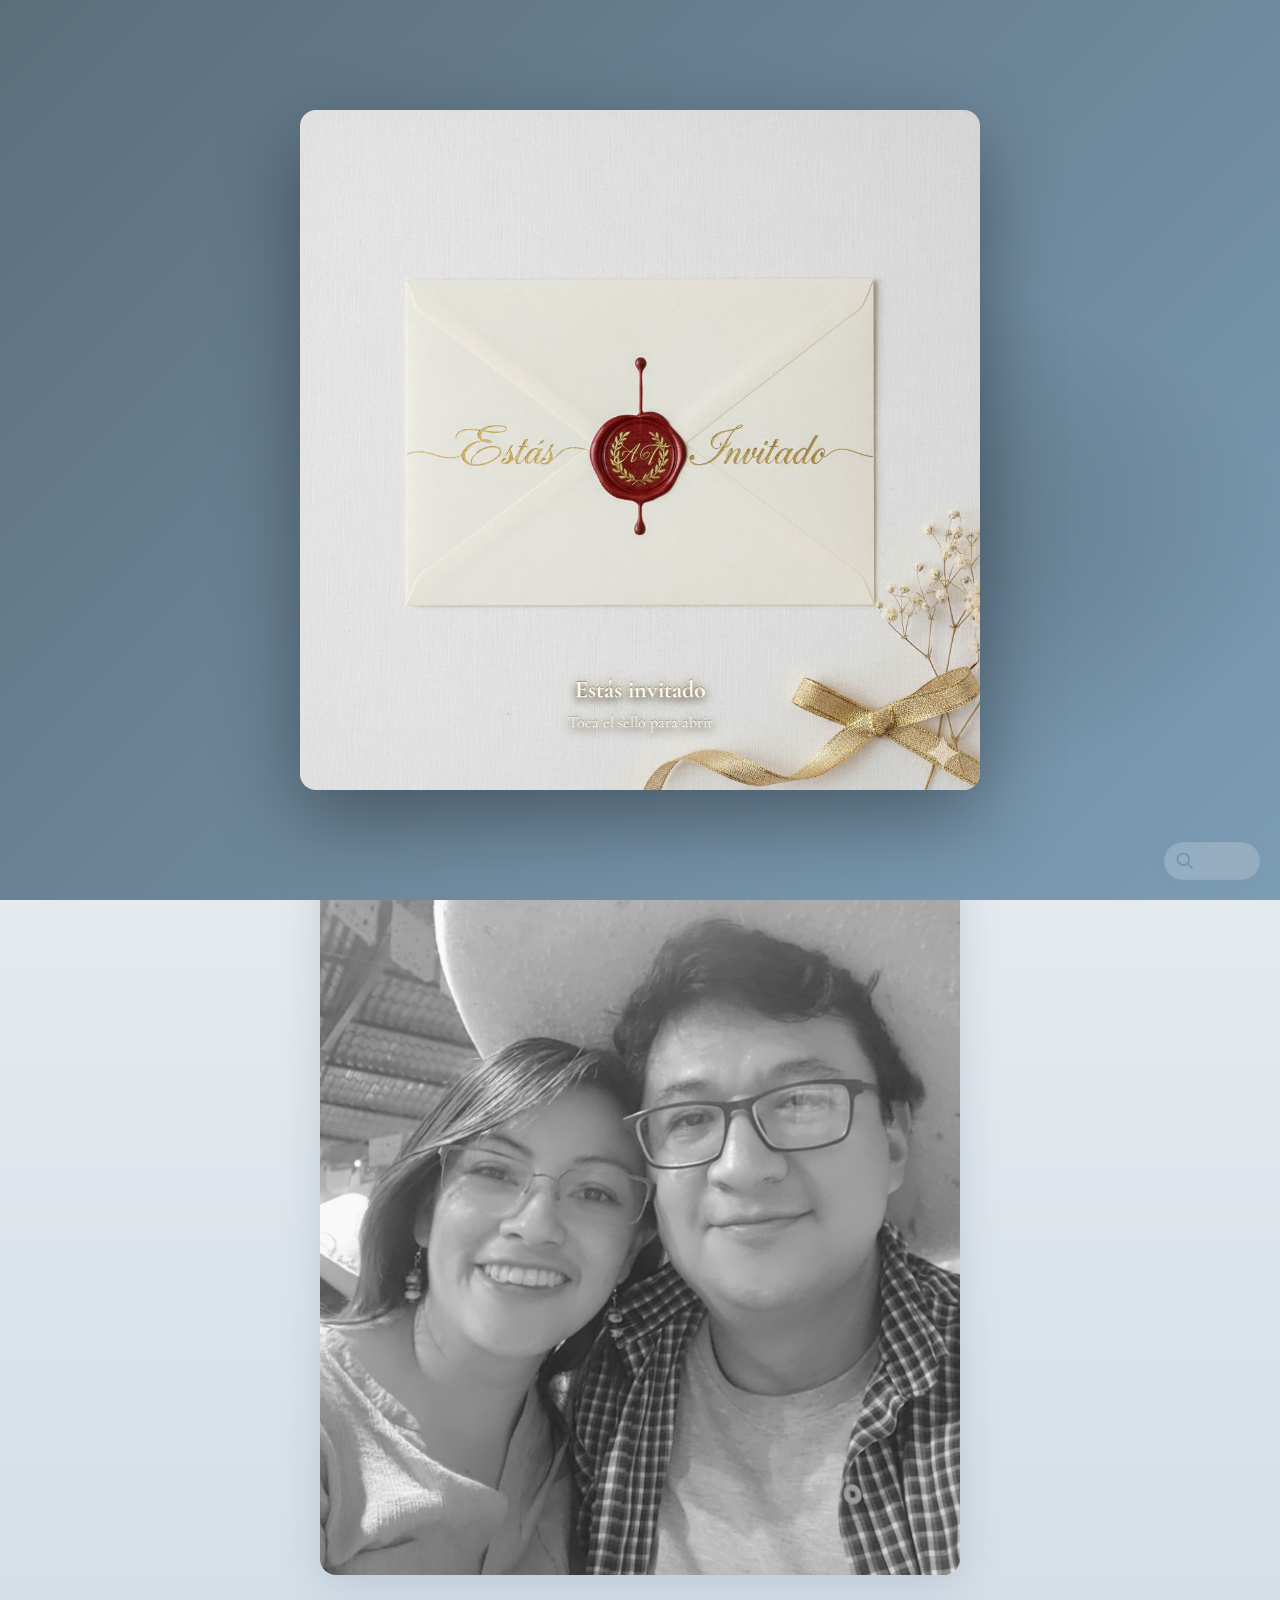
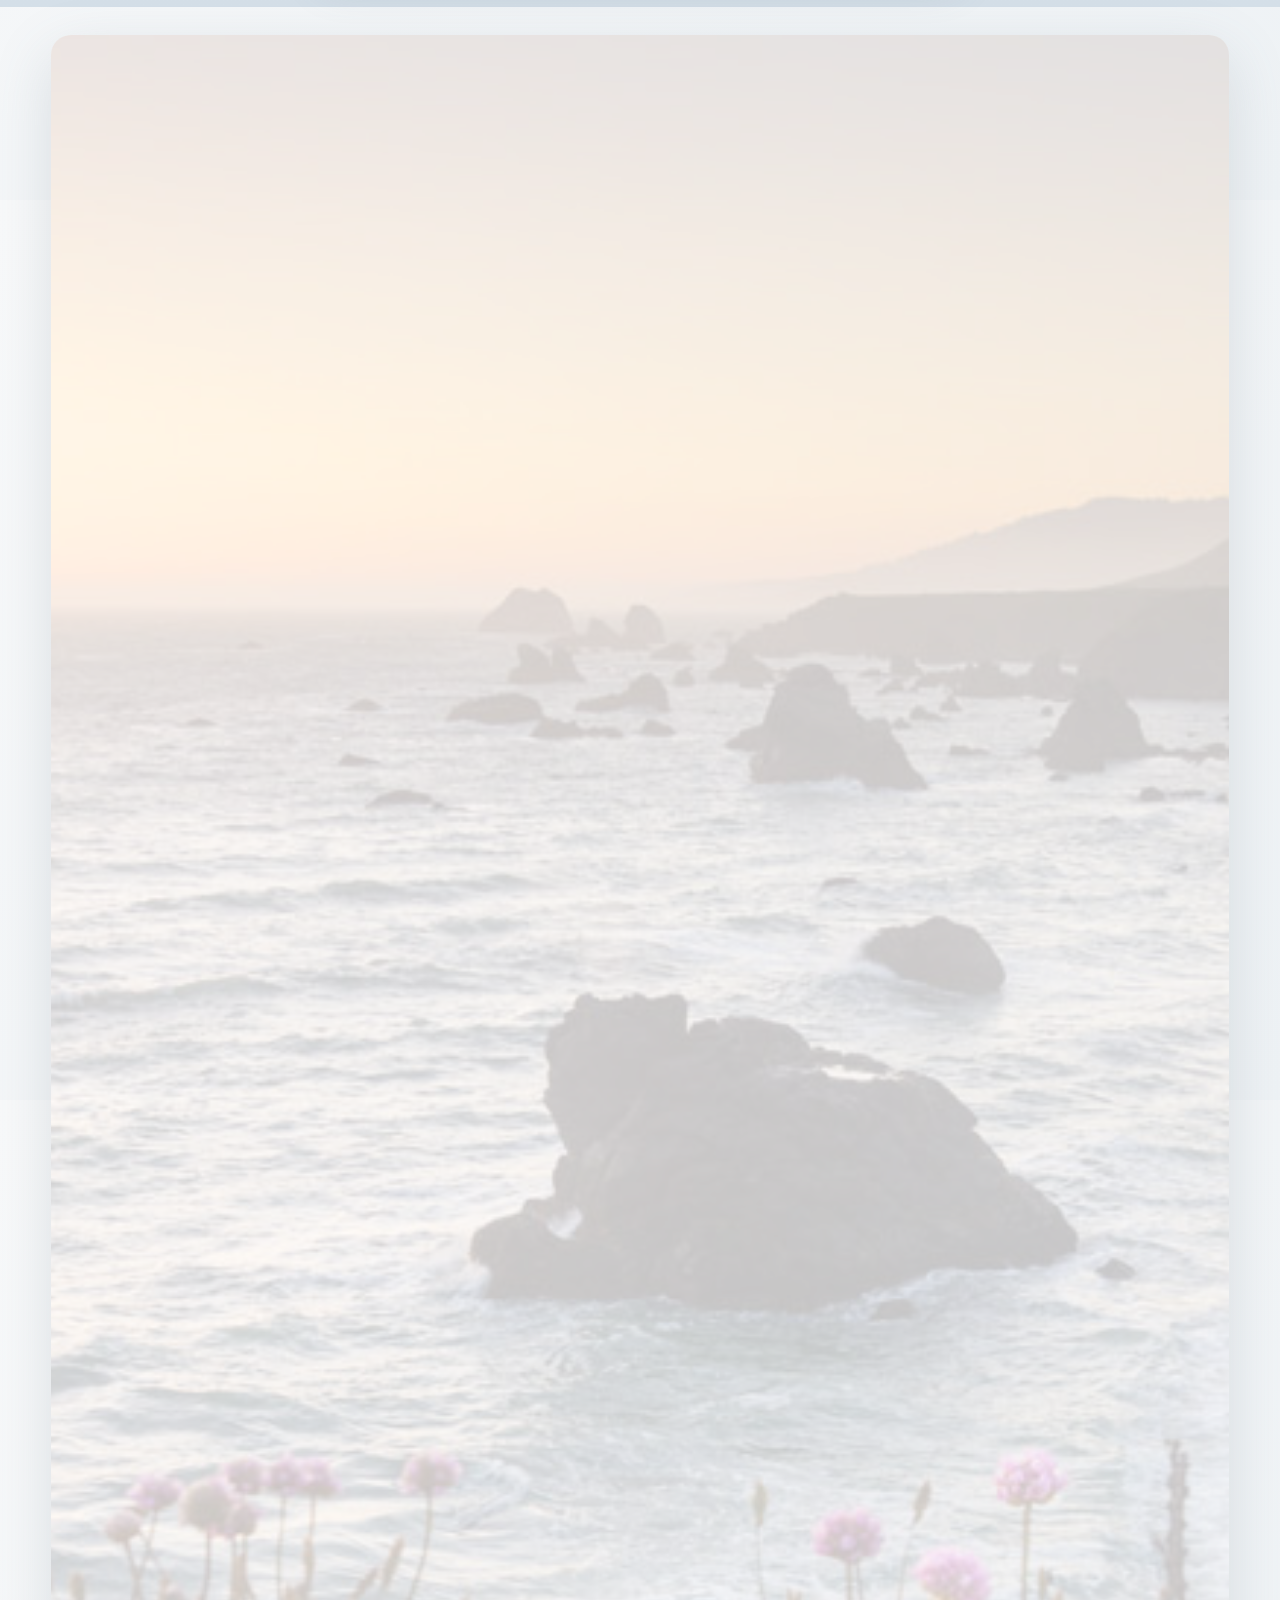
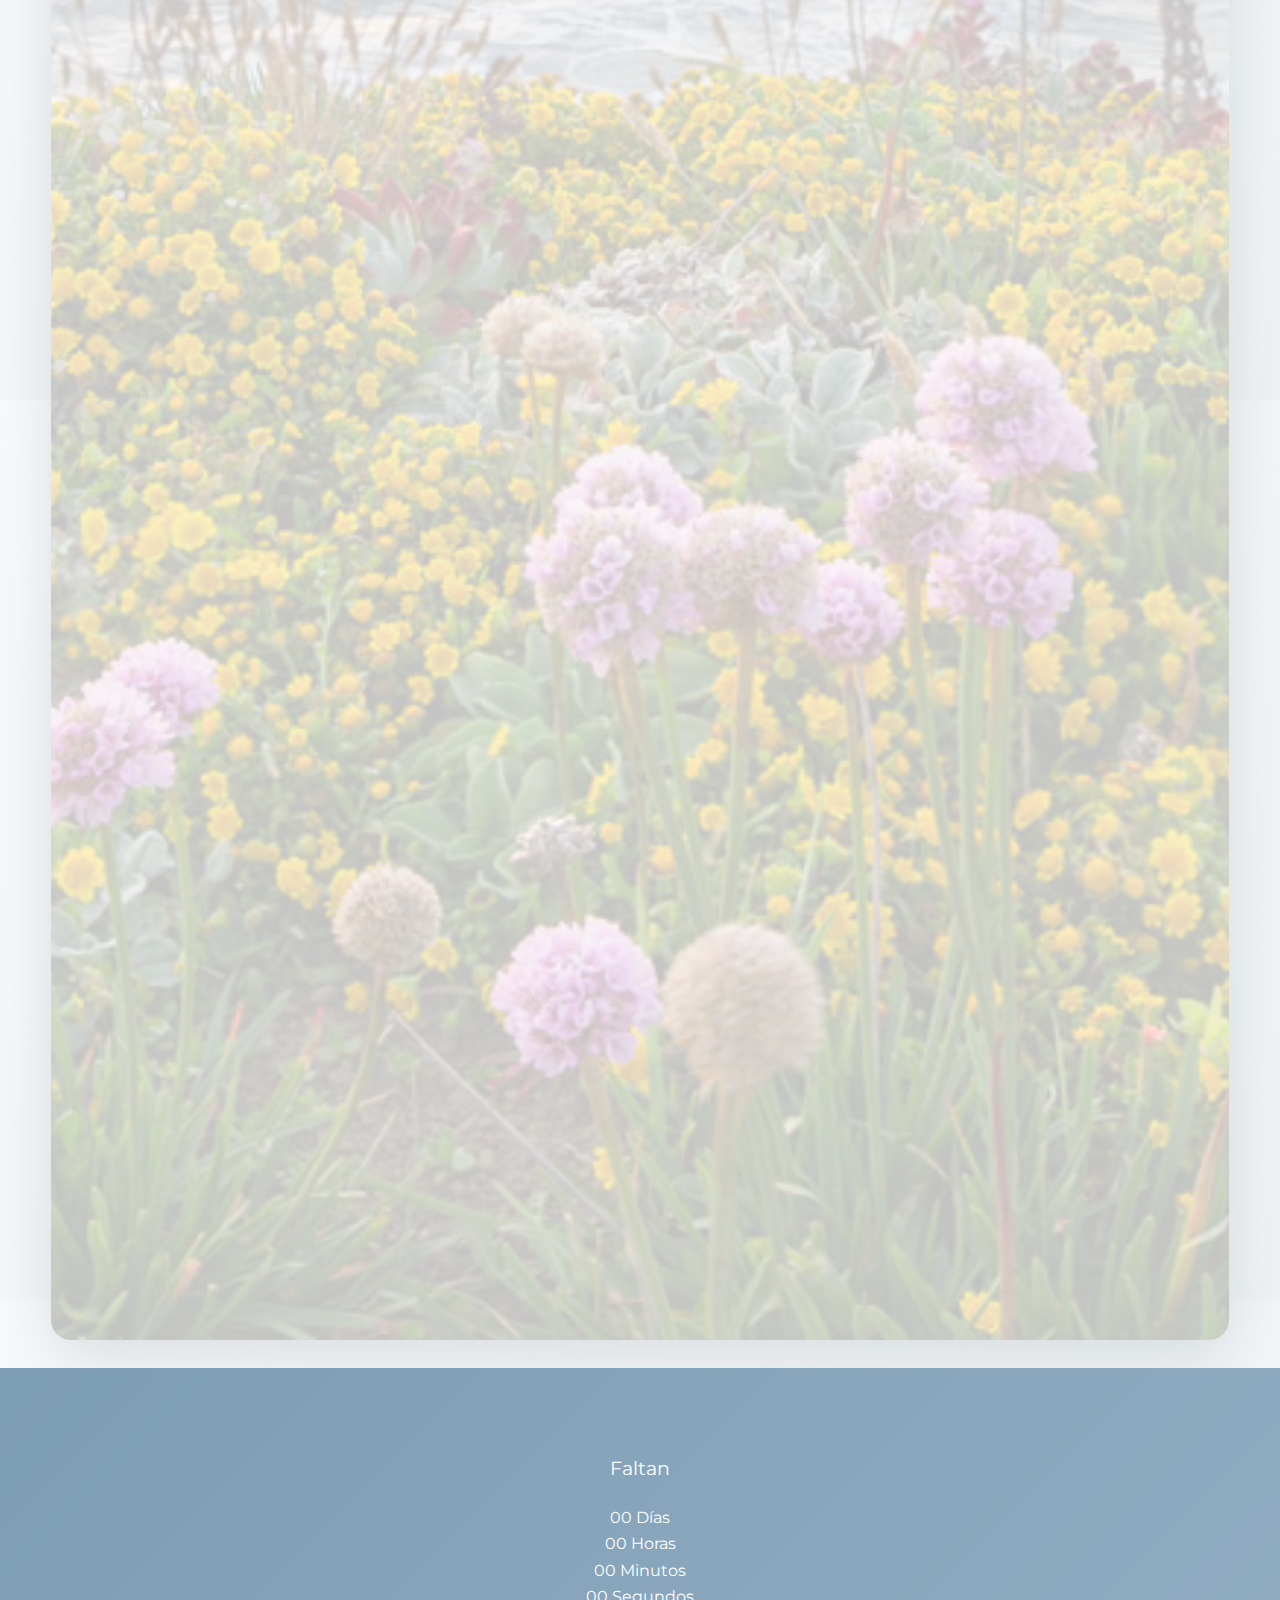
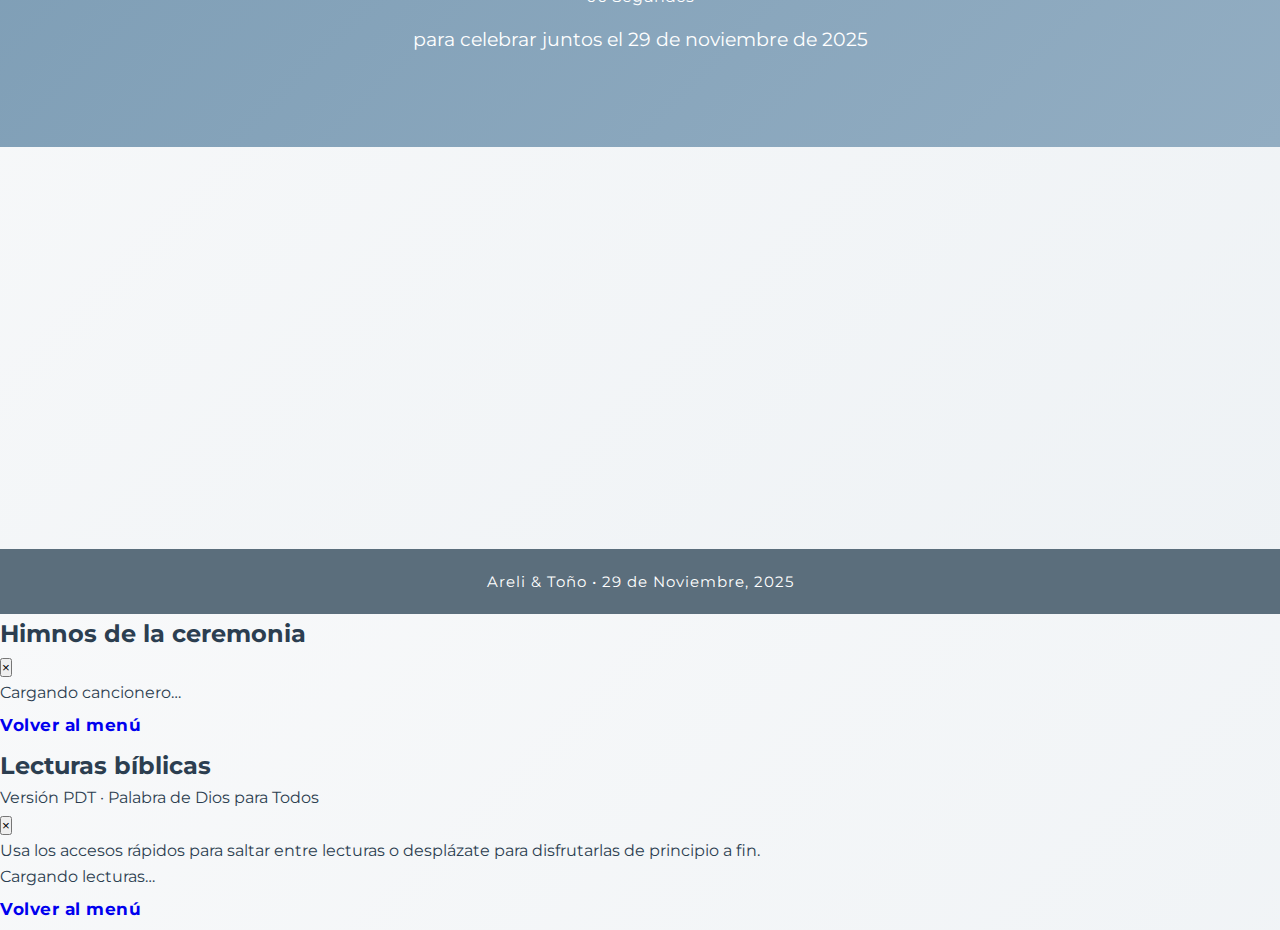
<file: index.html>
<!DOCTYPE html>
<html lang="es">
<head>
  <meta charset="UTF-8" />
  <meta name="viewport" content="width=device-width, initial-scale=1" />
  <title>Are & Toño - Quieren compartirte algo</title>
  <meta name="description" content="Invitación de boda: fecha, historia, lugar, calendario y confirmación de asistencia." />
  
  <!-- Favicon -->
  <link rel="icon" href="images/icon.jpg" type="image/jpeg">
  
  <!-- Meta tags para redes sociales -->
  <meta property="og:title" content="✨ Es un honor para nosotros invitarte">
  <meta property="og:image" content="images/icon.jpg">
  <meta property="og:description" content="Noviembre - 2025">
  
  <!-- Fonts -->
  <link rel="preconnect" href="https://fonts.googleapis.com">
  <link rel="preconnect" href="https://fonts.gstatic.com" crossorigin>
  <link href="https://fonts.googleapis.com/css2?family=Cormorant+Garamond:ital,wght@0,300;0,400;0,600;1,300;1,400;1,600&family=Great+Vibes&family=Montserrat:wght@300;400;600&display=swap" rel="stylesheet">
  
  <!-- Styles -->
  <link rel="stylesheet" href="styles.css" />
</head>
<body>

<!-- ==================== REPRODUCTOR DE MÚSICA MINIMALISTA ==================== -->
<!-- Reproductor flotante con controles de play/pause y volumen -->
<div class="music-player-minimal">
  <button id="musicToggle" class="music-btn-minimal" aria-label="Reproducir música" type="button">
    <!-- Icono de Play -->
    <svg class="music-icon music-icon--play" viewBox="0 0 24 24" width="22" height="22" fill="currentColor">
      <path d="M8 5v14l11-7z"/>
    </svg>
    <!-- Icono de Pause -->
    <svg class="music-icon music-icon--pause" viewBox="0 0 24 24" width="22" height="22" fill="currentColor">
      <path d="M6 4h4v16H6V4zm8 0h4v16h-4V4z"/>
    </svg>
  </button>

  <!-- Barra de volumen vertical -->
  <div class="volume-vertical">
    <input 
      type="range" 
      id="volumeSlider" 
      class="volume-slider-vertical" 
      min="0" 
      max="100" 
      value="30" 
      step="1"
      aria-label="Control de volumen"
      aria-valuemin="0"
      aria-valuemax="100"
      aria-valuenow="30"
    >
    <span id="volumePercent" class="volume-percent" aria-live="polite"></span>
  </div>
</div>

<!-- YouTube Player (oculto) -->
<div id="youtubePlayer" style="display:none;" aria-hidden="true"></div>

  <!-- ==================== CONTROL DE TAMAÑO DE LETRA ==================== -->
  <!-- Control con lupa y slider para ajustar el tamaño del texto -->
  <div class="font-control-slider">
    <div class="font-control-icon">
      <svg class="magnifier-icon" viewBox="0 0 24 24" width="24" height="24" fill="none" stroke="currentColor" stroke-width="2">
        <circle cx="10" cy="10" r="7"/>
        <path d="M21 21l-6-6"/>
      </svg>
    </div>
    <input type="range" id="fontSlider" class="font-slider" min="80" max="200" value="100" step="5" aria-label="Ajustar tamaño de letra">
    <span id="fontPercent" class="font-percent">100%</span>
  </div>

  <!-- ==================== SOBRE DE INVITACIÓN ==================== -->
  <!-- Animación inicial del sobre que se abre al hacer clic -->
  <div id="envelope-overlay" class="envelope-overlay">
    <div class="envelope">
      <!-- Sobre cerrado -->
      <img class="envelope__img envelope__img--closed" src="images/envelope.jpg" alt="Sobre de invitación cerrado" fetchpriority="high" decoding="async" />
      <!-- Sobre abierto -->
      <img class="envelope__img envelope__img--open" src="images/envelope-open.jpg" alt="Sobre de invitación abierto" loading="lazy" decoding="async" />
      <!-- Texto SOLO en el sobre cerrado -->
      <div class="envelope__text">
        <h2>Estás invitado</h2>
        <p class="envelope__desc">Toca el sello para abrir</p>
      </div>
      <button id="openInvite" class="seal-hit" aria-label="Abrir invitación"></button>
    </div>
  </div>

  <!-- ==================== HEADER CON NOMBRES Y FECHA ==================== -->
  <!-- Sección principal con efectos espectaculares de revelado -->
  <header class="band band--header">
    <div class="band__inner hero-content">
      
      <!-- NOMBRES CON EFECTO DE BRILLO Y REVELADO -->
      <div class="names-container">
        <h1>
          <span class="name-glow" data-text="Christian Areli">Christian Areli</span> 
          <span class="ampersand">&</span> 
          <span class="name-glow" data-text="José Antonio">José Antonio</span>
        </h1>
      </div>
      
      <!-- "NOS CASAMOS" CON LÍNEAS DECORATIVAS -->
      <div class="wedding-announcement">
        <p class="kicker">Nos Casamos</p>
      </div>
      
      <!-- FECHA CON EFECTOS -->
      <div class="date-container">
        <p class="date-badge">
          <span>29</span><span>•</span><span>NOV</span><span>•</span><span>2025</span>
        </p>
      </div>
      
    </div>
  </header>

  <!-- ==================== NUESTRA FOTO ==================== -->
  <!-- Fotografía de la pareja -->
  <section class="nuestra-foto">
    <div class="foto-container">
      <img src="images/nosotros.jpg" alt="Christian Areli y José Antonio sonriendo" loading="lazy" decoding="async" />
    </div>
  </section>

  <!-- ==================== CONTENIDO PRINCIPAL ==================== -->
  <main class="container" id="contenido">
    <section class="content">

      <!-- CITA BÍBLICA -->
      <section class="section section--intro">
        <div class="biblical-quote">
          <div class="salmo-text">
            <p>
              Cuando el Señor hizo renacer a Sion,<br>
              creíamos estar soñando.
            </p>
            
            <p>
              Entonces nuestra boca se llenó de sonrisas,<br>
              nuestra lengua de canciones;
            </p>
            
            <p>
              entonces se decía entre las naciones:<br>
              <span class="salmo-highlight">«¡El Señor ha hecho maravillas por ellos!»</span>
            </p>
            
            <p>
              Sí, <span class="salmo-highlight">el Señor ha hecho maravillas por nosotros</span>;<br>
              la alegría nos inunda.
            </p>
          </div>
          
          <div class="bible-reference">
            <span class="bible-reference-main">Salmo 126:1-3</span>
            <span class="bible-version">BLPH</span>
          </div>
        </div>
        
        <div class="divider"></div>
      </section>

      <!-- ==================== NUESTRA HISTORIA ==================== -->
      <!-- Carga dinámicamente desde historia.txt -->
      <section id="historia" class="section">
        <h2 class="section-title">Nuestra historia</h2>
        <div class="ornament ornament--branch">
          <svg viewBox="0 0 200 32" width="200" height="32">
            <path d="M0,16 H70 M130,16 H200" stroke="var(--leaf)" stroke-width="1.5" fill="none" stroke-linecap="round"/>
            <path d="M90 16 c8-8 8-16 0-24 M90 16 c-8-8-8-16 0-24" transform="translate(10 20) scale(0.7) rotate(10)" stroke="var(--leaf)" stroke-width="1.2" fill="none" stroke-linecap="round"/>
            <path d="M90 16 c8-8 8-16 0-24 M90 16 c-8-8-8-16 0-24" transform="translate(100 20) scale(0.7) rotate(-10)" stroke="var(--leaf)" stroke-width="1.2" fill="none" stroke-linecap="round"/>
          </svg>
        </div>
        <div class="story-box">
          <div id="historiaContent" class="story-text">
            <p class="placeholder">Carga "<strong>historia.txt</strong>" en la raíz del sitio para mostrar su contenido aquí.</p>
          </div>
        </div>
      </section>
      <!-- ==================== CEREMONIA CON ITINERARIO ==================== -->
      <!-- Información del evento con horarios y actividades -->
      <section id="ceremonia" class="section">
        <div class="card card--info">
          <header class="card__header"><h2 class="section-title">Ceremonia</h2></header>
          <div class="card__body">
            <p><strong>Hora:</strong> 4:30 PM</p>
            <p><strong>Lugar:</strong><br>Bosques de los Continentes 4<br>Bosques de Aragón<br>57170 Cdad. Nezahualcóyotl, México</p>
            <div class="card__map">
              <a class="btn btn--coffee card__map-link" target="_blank"
                 href="https://www.google.com/maps/search/?api=1&query=Bosques+de+los+Continentes+4+Bosques+de+Aragon+57170+Cdad+Nezahualcóyotl+México">Ver en el mapa</a>
            </div>
            
            <!-- ITINERARIO DEL DÍA -->
            <div class="timeline">
              <h3 class="timeline__title">Itinerario del día</h3>
              <div class="timeline__item">
                <span class="timeline__dot" aria-hidden="true"></span>
                <div class="timeline__content">
                  <span class="timeline__label">16:30</span>
                  <p class="timeline__heading">Recepción</p>
                  <p class="timeline__text">Nos dará mucho gusto saludarte y comenzar la tarde contigo.</p>
                </div>
              </div>
              <div class="timeline__item">
                <span class="timeline__dot" aria-hidden="true"></span>
                <div class="timeline__content">
                  <span class="timeline__label">17:00</span>
                  <p class="timeline__heading">Acto civil</p>
                  <p class="timeline__text">Acompáñanos a sellar nuestro compromiso ante la ley.</p>
                </div>
              </div>
              <div class="timeline__item">
                <span class="timeline__dot" aria-hidden="true"></span>
                <div class="timeline__content">
                  <span class="timeline__label">17:45</span>
                  <p class="timeline__heading">Ceremonia religiosa</p>
                  <ul class="timeline__list">
                    <li>Oración</li>
                    <li>Himnos y lecturas bíblicas</li>
                    <li>Mensaje pastoral</li>
                  </ul>
                </div>
              </div>
              <div class="timeline__item">
                <span class="timeline__dot" aria-hidden="true"></span>
                <div class="timeline__content">
                  <span class="timeline__label">19:00</span>
                  <p class="timeline__heading">Votos y compromiso</p>
                  <ul class="timeline__list">
                    <li>Intercambio de votos</li>
                    <li>Anillos</li>
                    <li>Bendición de padres</li>
                  </ul>
                </div>
              </div>
              <div class="timeline__item">
                <span class="timeline__dot" aria-hidden="true"></span>
                <div class="timeline__content">
                  <span class="timeline__label">19:30</span>
                  <p class="timeline__heading">Brindis</p>
                  <p class="timeline__text">Celebremos juntos este momento especial.</p>
                </div>
              </div>
              <div class="timeline__item">
                <span class="timeline__dot" aria-hidden="true"></span>
                <div class="timeline__content">
                  <span class="timeline__label">19:45</span>
                  <p class="timeline__heading">Cena</p>
                  <p class="timeline__text">Será un gusto cenar contigo agradeciendo a Dios por este momento de comunión.</p>
                </div>
              </div>
            </div>
          </div>
        </div>
      </section>

      <!-- ==================== CALENDARIO ==================== -->
      <!-- Widget para guardar la fecha en el calendario -->
      <section id="calendario" class="section">
        <div class="calendar card">
          <div class="calendar__left">
            <div class="calendar__day">29</div>
            <div class="calendar__month">NOV</div>
            <div class="calendar__year">2025</div>
          </div>
          <div class="calendar__right">
            <h3>Aparta en tu agenda este día</h3>
            
            <a class="btn btn--coffee" href="images/nuestra-boda.ics" download>Guarda en tu calendario</a>
          </div>
        </div>
      </section>

    </section>
  </main>

  <!-- ==================== RSVP (CONFIRMACIÓN DE ASISTENCIA) ==================== -->
  <!-- Sección para confirmar asistencia -->
  <section class="band band--rsvp">
    <div class="band__inner">
      <div class="countdown" aria-live="polite">
        <p class="countdown__title">Faltan</p>
        <div class="countdown__grid">
          <div class="countdown__item">
            <span class="countdown__value" data-unit="days">00</span>
            <span class="countdown__label">Días</span>
          </div>
          <div class="countdown__item">
            <span class="countdown__value" data-unit="hours">00</span>
            <span class="countdown__label">Horas</span>
          </div>
          <div class="countdown__item">
            <span class="countdown__value" data-unit="minutes">00</span>
            <span class="countdown__label">Minutos</span>
          </div>
          <div class="countdown__item">
            <span class="countdown__value" data-unit="seconds">00</span>
            <span class="countdown__label">Segundos</span>
          </div>
        </div>
        <p class="countdown__subtitle">para celebrar juntos el 29 de noviembre de 2025</p>
      </div>
    </div>
  </section>

  <!-- ==================== CANCIONERO ==================== -->
  <section id="cancionero" class="section">
    <div class="songbook-card">
      <div class="songbook-card__body">
        <h2 class="section-title section-title--light">Himnos</h2>
        <p class="songbook-card__text">
          Estos son los himnos que entonaremos durante la celebración. Te invitamos a leerlos con calma y a disfrutar meditando en ellos.
        </p>
      </div>
      <div class="songbook-card__actions">
        <button class="btn btn--outline songbook-open" type="button">Ver himnos</button>
        <a class="btn btn--outline" href="https://1drv.ms/b/c/3c0a19d1b86c076c/IQByCzRxW3J0RZyV-d2Jz1UYAdNDFERQWZzpq9pKvYhIGo4?e=DudwNS" target="_blank">Descargar PDF</a>
      </div>
    </div>
  </section>

  <!-- ==================== LECTURAS ==================== -->
  <section id="lecturas" class="section">
    <div class="reading-card">
      <div class="reading-card__body">
        <h2 class="section-title section-title--light">Lecturas bíblicas</h2>
        <p class="reading-card__text">
          Pasajes bíblicos en versión <strong>PDT</strong>.
        </p>
        <div class="reading-card__highlights" role="list">
          <article class="reading-card__highlight" role="listitem">
            <h3>Génesis 2:15-25</h3>
          </article>
          <article class="reading-card__highlight" role="listitem">
            <h3>Cantar de los Cantares 2</h3>
          </article>
        </div>
      </div>
      <div class="reading-card__actions">
        <button class="btn btn--outline reading-open" type="button">Ver lecturas</button>
        <a class="btn btn--outline" href="https://1drv.ms/b/c/3c0a19d1b86c076c/IQByCzRxW3J0RZyV-d2Jz1UYAdNDFERQWZzpq9pKvYhIGo4?e=DudwNS" id="downloadPdfBtn" target="_blank">Descargar PDF</a>
      </div>
    </div>
  </section>

  <!-- ==================== FOOTER ==================== -->
  <footer class="footer">Areli & Toño • 29 de Noviembre, 2025</footer>
  
  <!-- ==================== INDICADOR DE SCROLL ==================== -->
  <!-- Flecha que indica que hay más contenido abajo -->
  <div class="scroll-indicator">
    <span class="scroll-indicator__text">Desliza</span>
    <div class="scroll-indicator__arrow"></div>
  </div>

  <!-- ==================== CANCIONERO MODAL ==================== -->
  <div id="songbookModal" class="songbook-modal" aria-hidden="true">
    <div class="songbook-modal__backdrop" data-songbook-close></div>
    <div class="songbook-modal__dialog" role="dialog" aria-modal="true" aria-labelledby="songbookTitle" tabindex="-1">
      <header class="songbook-modal__header">
        <h2 id="songbookTitle" class="songbook-modal__title">Himnos de la ceremonia</h2>
        <button class="songbook-modal__close" type="button" aria-label="Cerrar cancionero" data-songbook-close>&times;</button>
      </header>
      <div class="songbook-modal__body" id="songbookContent" tabindex="0">
        <p class="songbook-modal__loading">Cargando cancionero…</p>
      </div>
      <footer class="songbook-modal__footer">
        <a href="#cancionero" class="btn btn--outline btn--ghost" data-songbook-close>Volver al menú</a>
      </footer>
    </div>
  </div>

  <!-- ==================== LECTURAS MODAL ==================== -->
  <div id="readingModal" class="reading-modal" aria-hidden="true">
    <div class="reading-modal__backdrop" data-reading-close></div>
    <div class="reading-modal__dialog" role="dialog" aria-modal="true" aria-labelledby="readingTitle" tabindex="-1">
      <header class="reading-modal__header">
        <div>
          <h2 id="readingTitle" class="reading-modal__title">Lecturas bíblicas</h2>
          <p class="reading-modal__subtitle">Versión PDT · Palabra de Dios para Todos</p>
        </div>
        <button class="reading-modal__close" type="button" aria-label="Cerrar lecturas" data-reading-close>&times;</button>
      </header>
      <div class="reading-modal__intro">
        <p>Usa los accesos rápidos para saltar entre lecturas o desplázate para disfrutarlas de principio a fin.</p>
      </div>
      <nav id="readingNav" class="reading-modal__nav" aria-label="Selecciona una lectura"></nav>
      <div class="reading-modal__body" id="readingContent" tabindex="0">
        <p class="reading-modal__loading">Cargando lecturas…</p>
      </div>
      <footer class="reading-modal__footer">
        <a href="#lecturas" class="btn btn--outline btn--ghost" data-reading-close>Volver al menú</a>
      </footer>
    </div>
  </div>

  <!-- ==================== SCRIPTS ==================== -->
  <!-- YouTube IFrame API -->
  <script src="https://www.youtube.com/iframe_api"></script>
  <!-- Script principal -->
  <script src="script.js" defer></script>
</body>
</html>
</file>
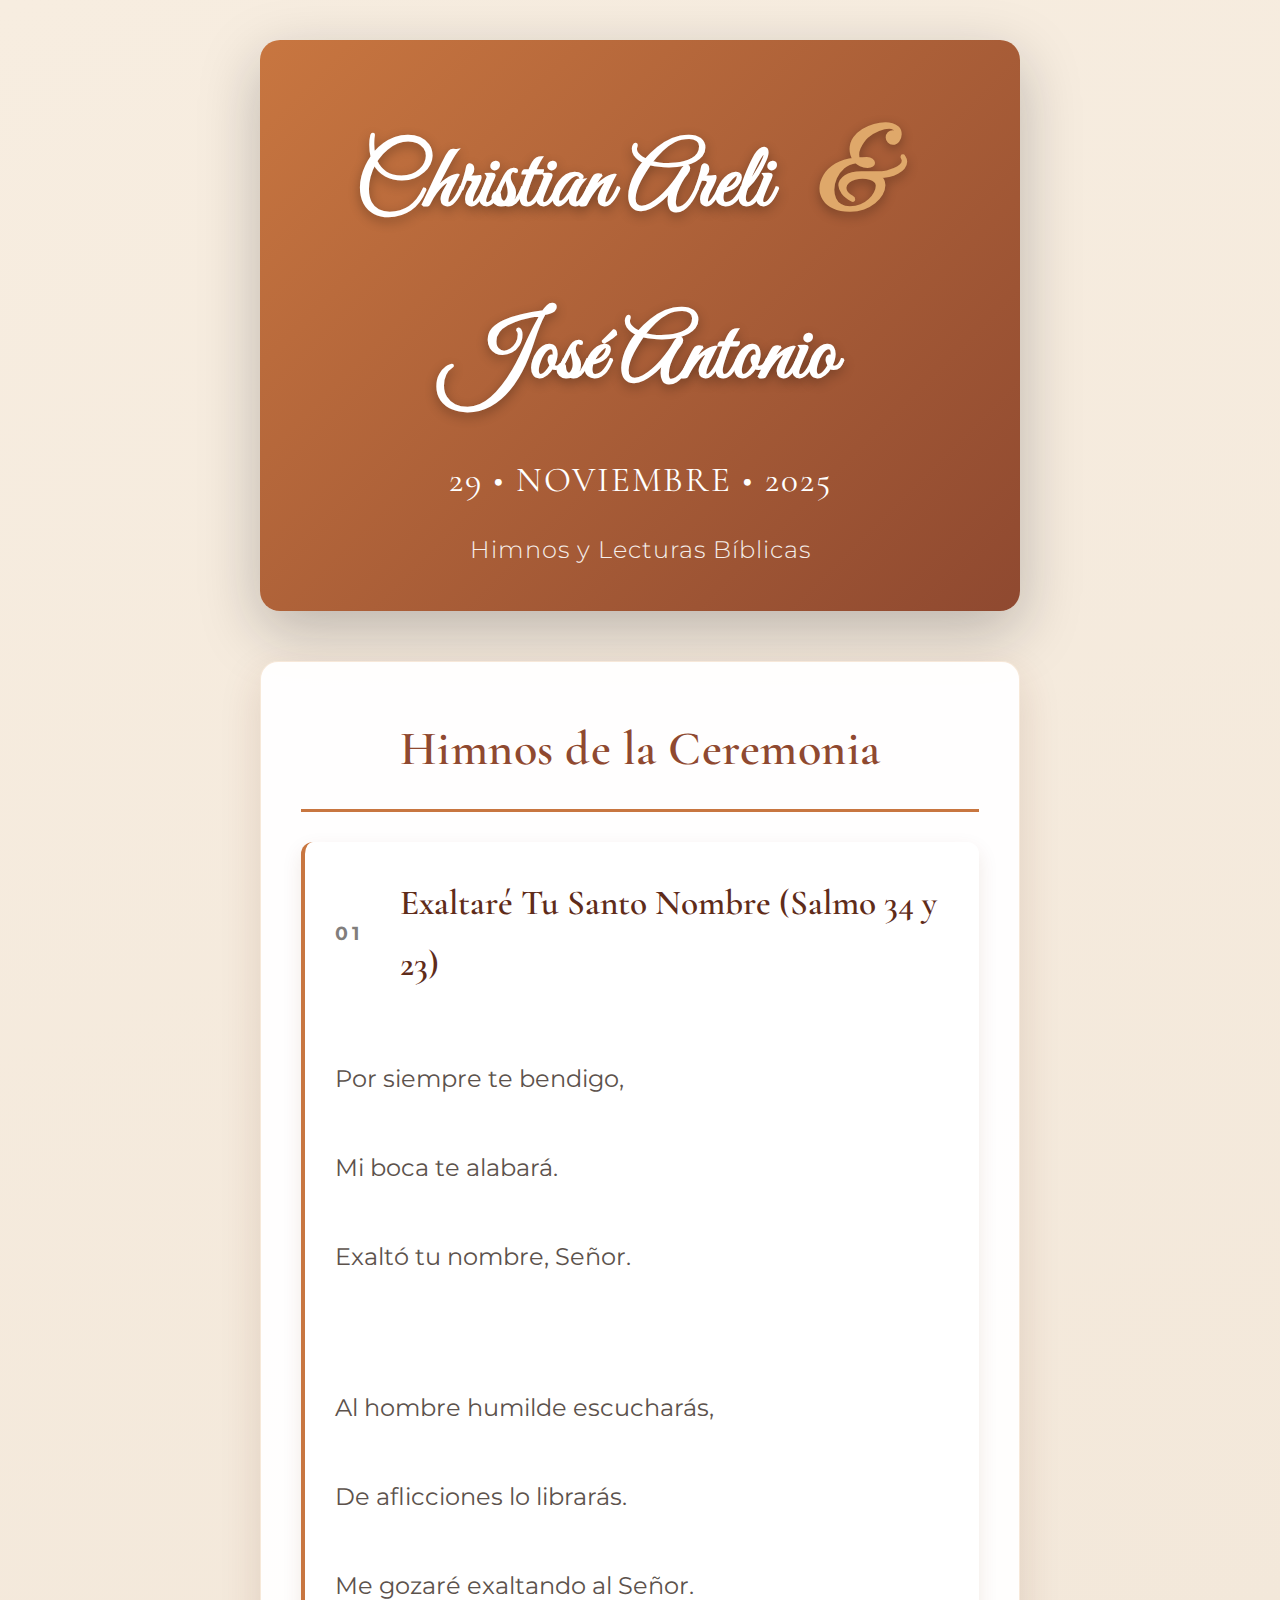
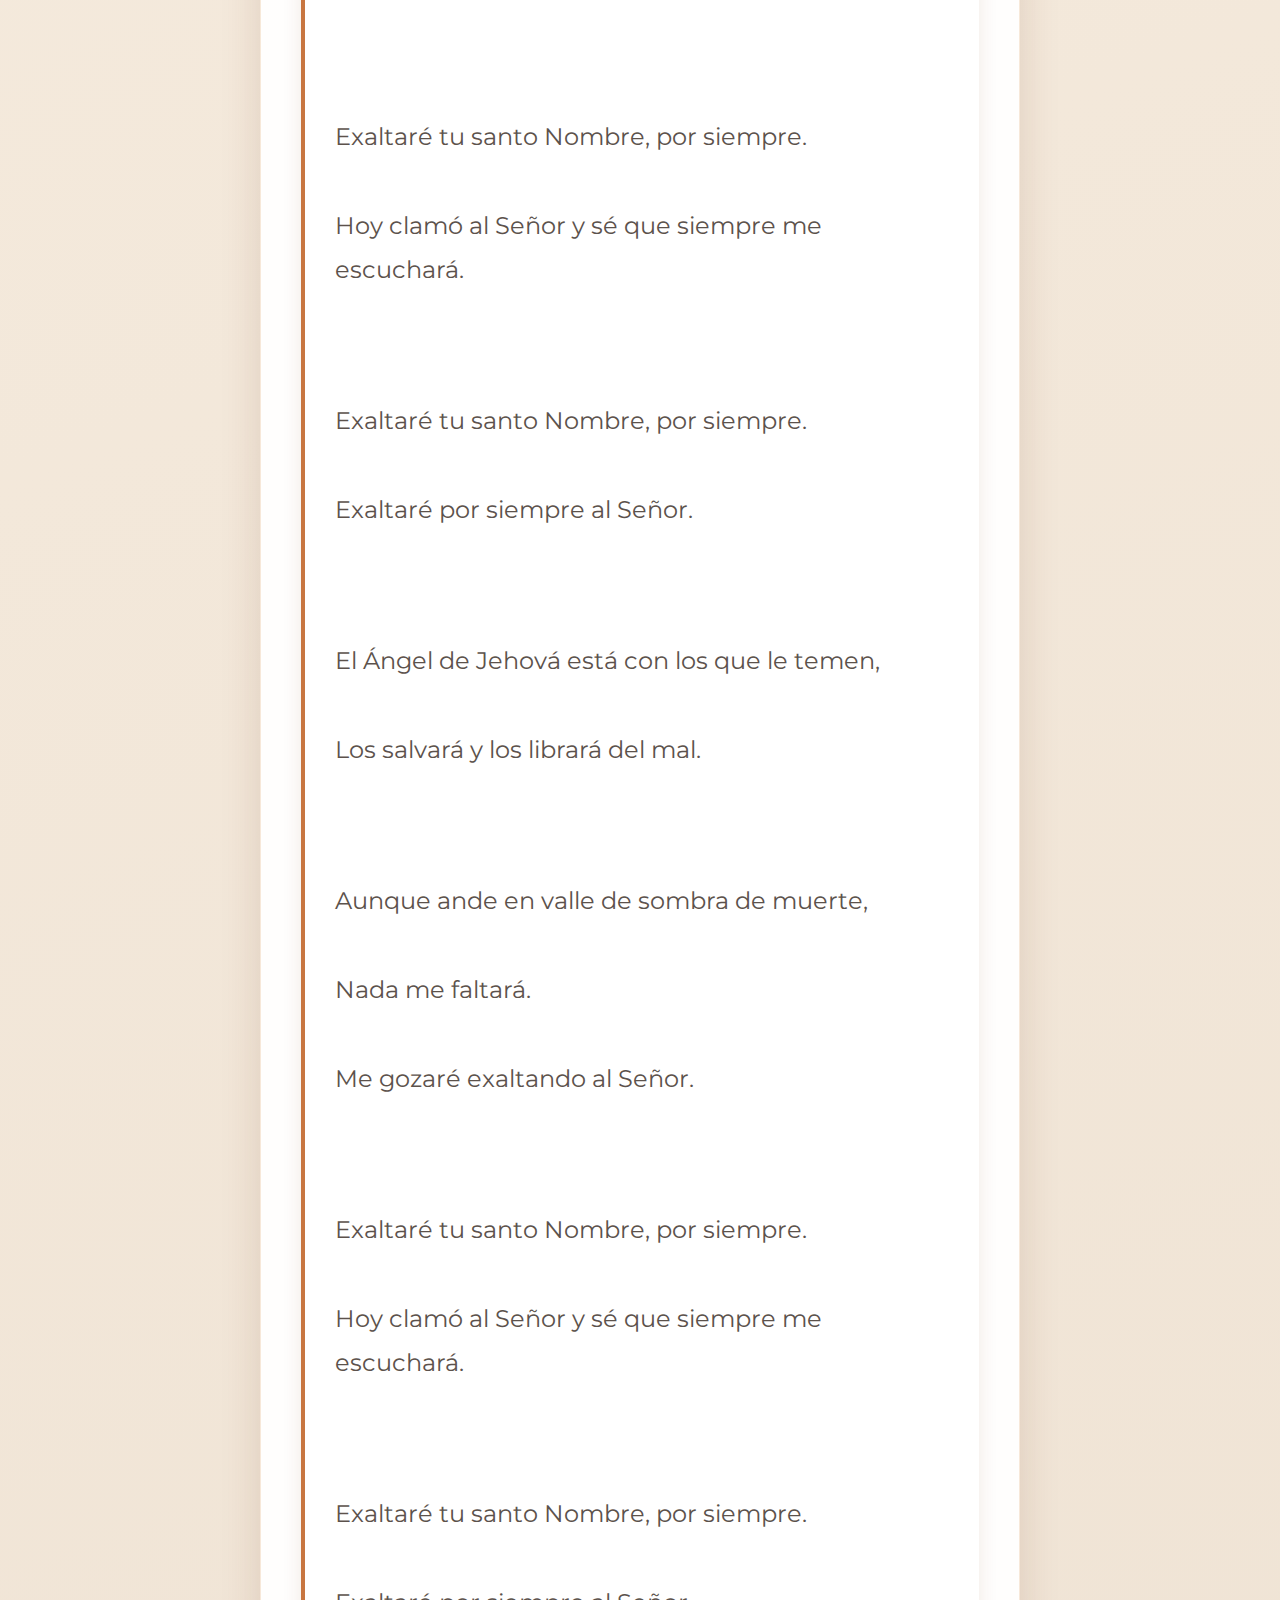
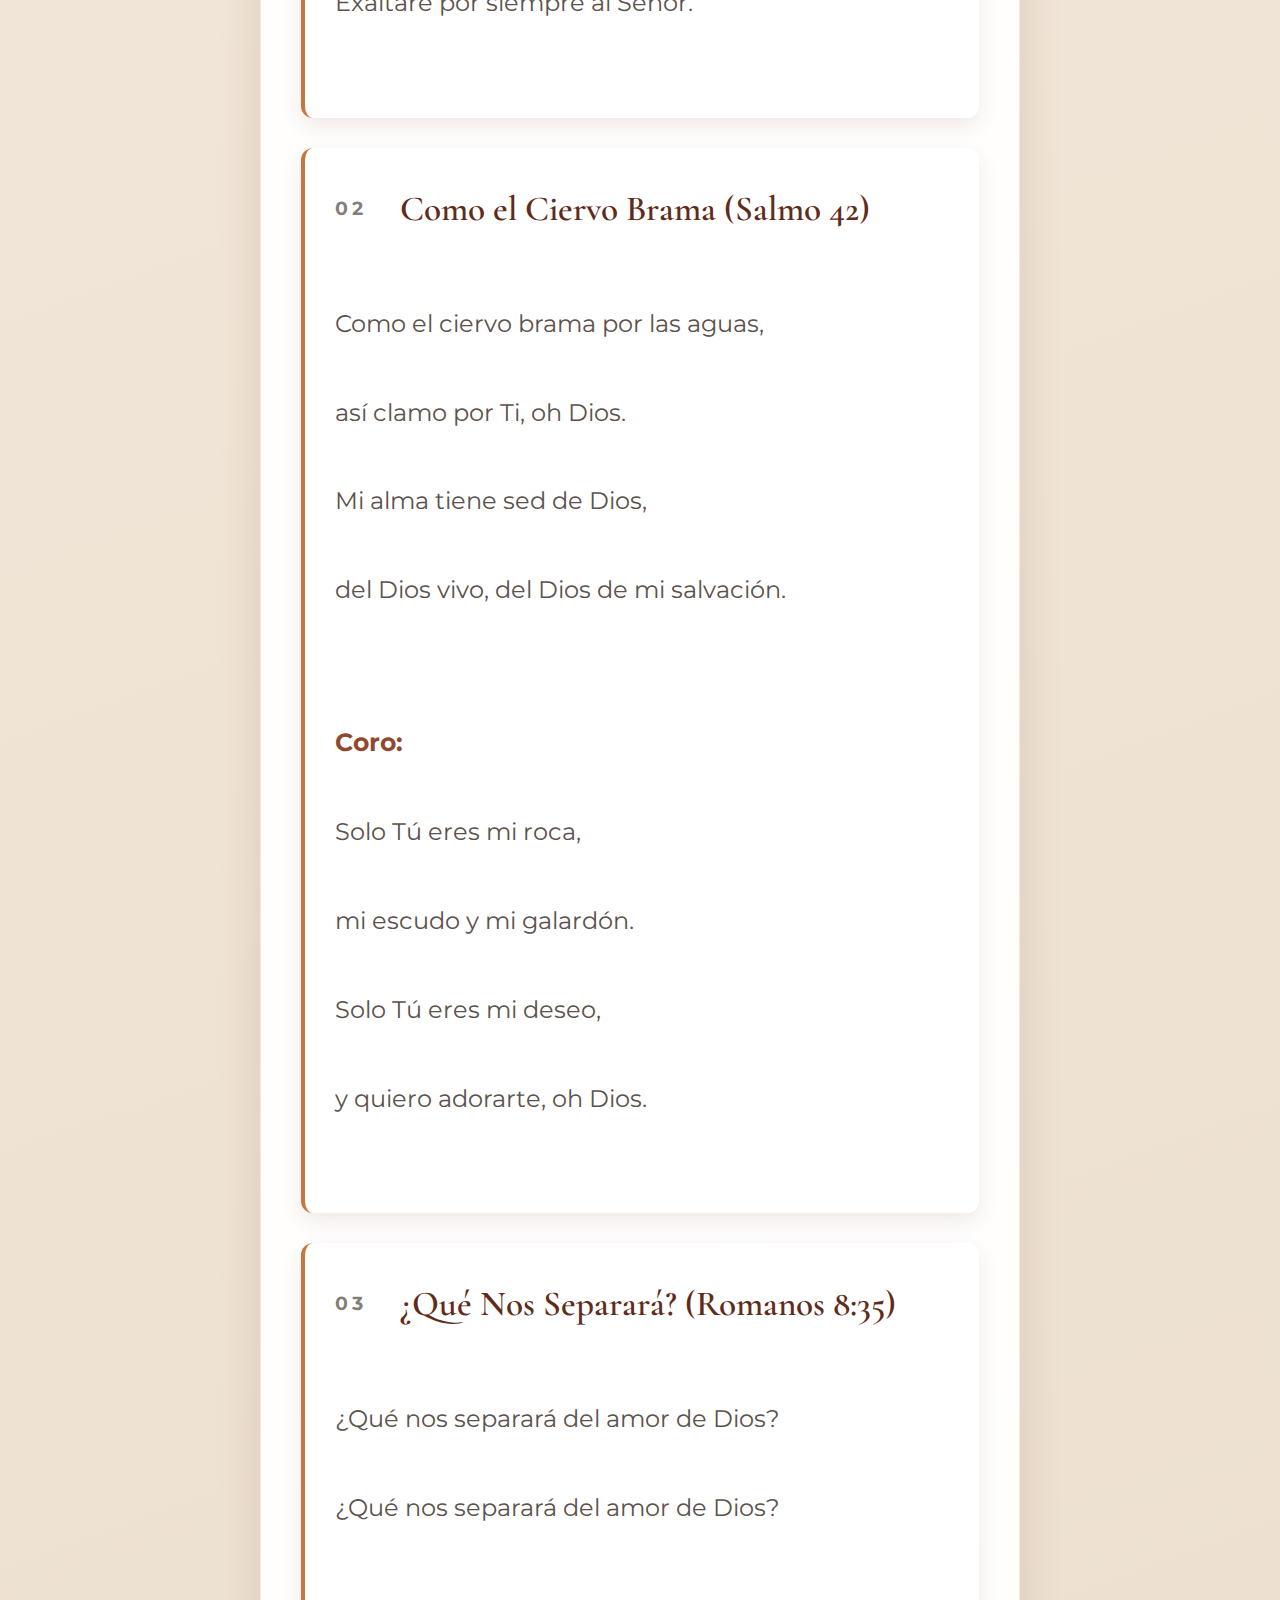
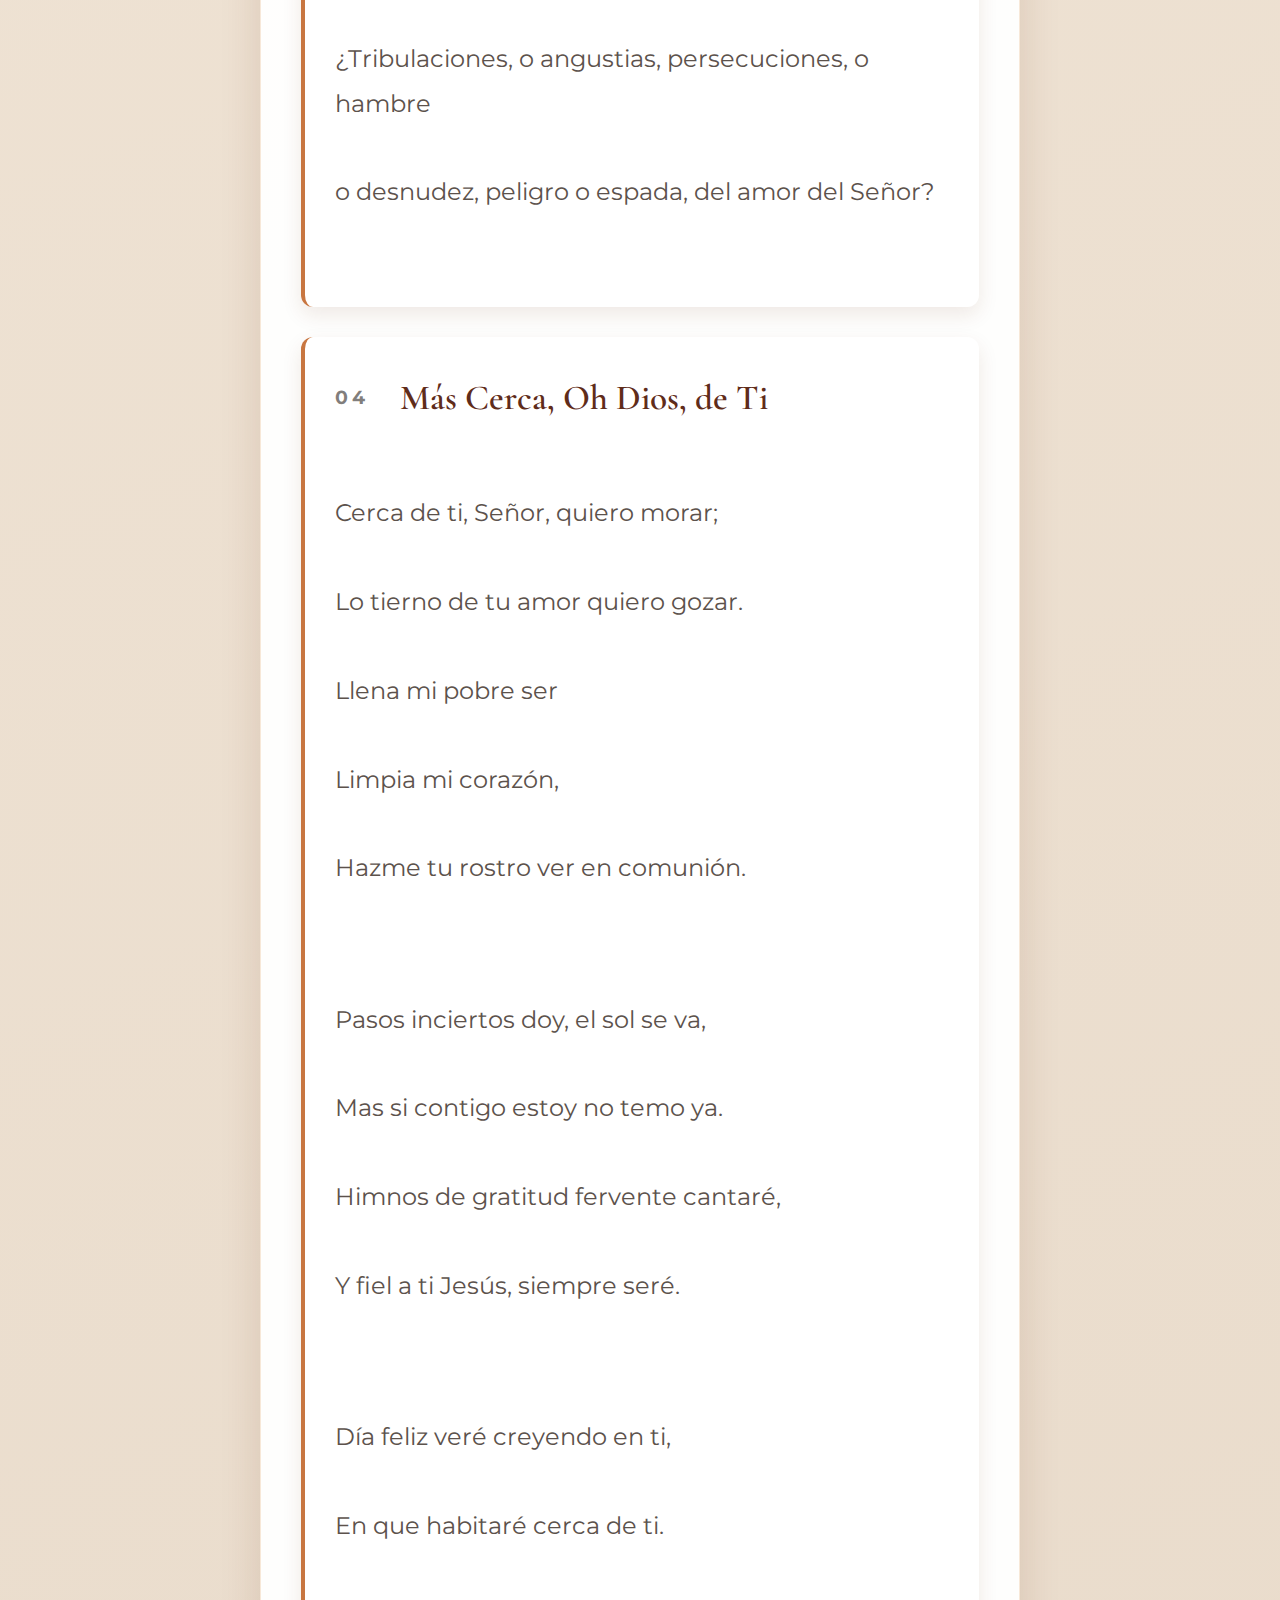
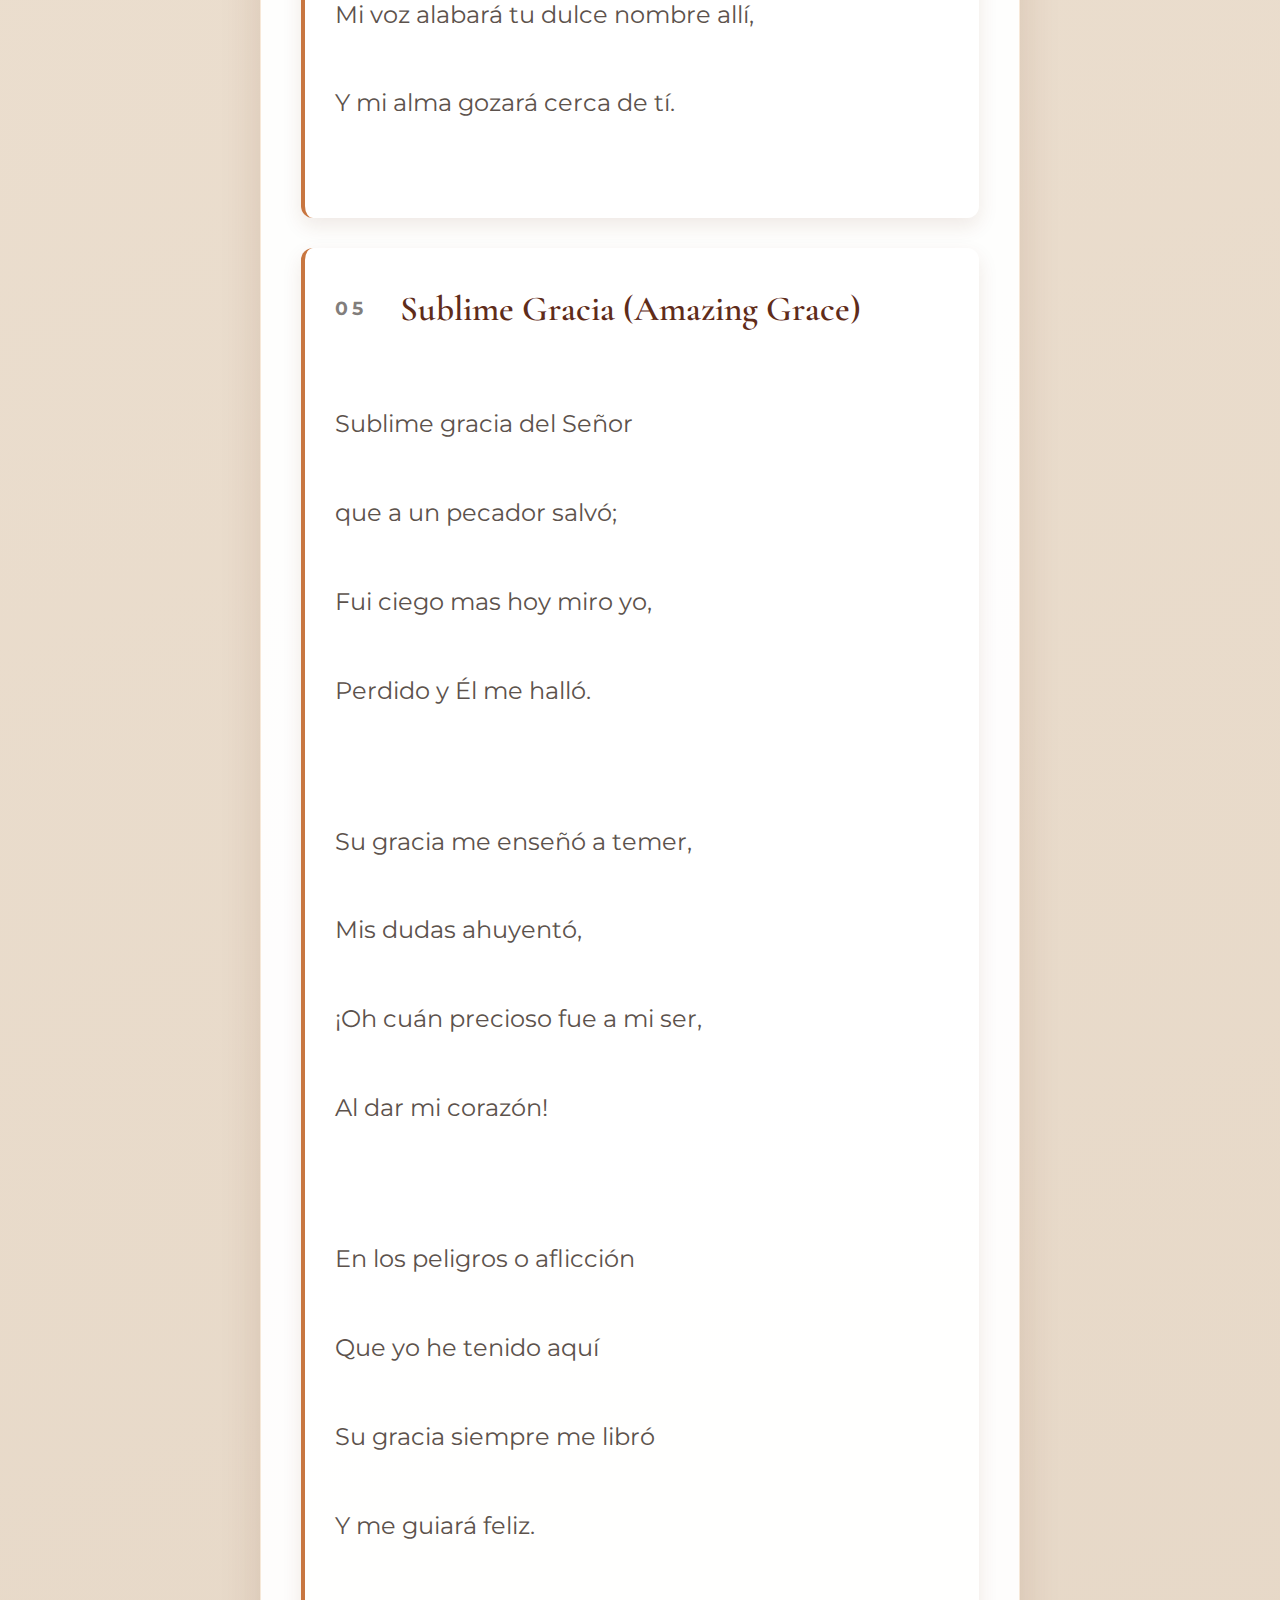
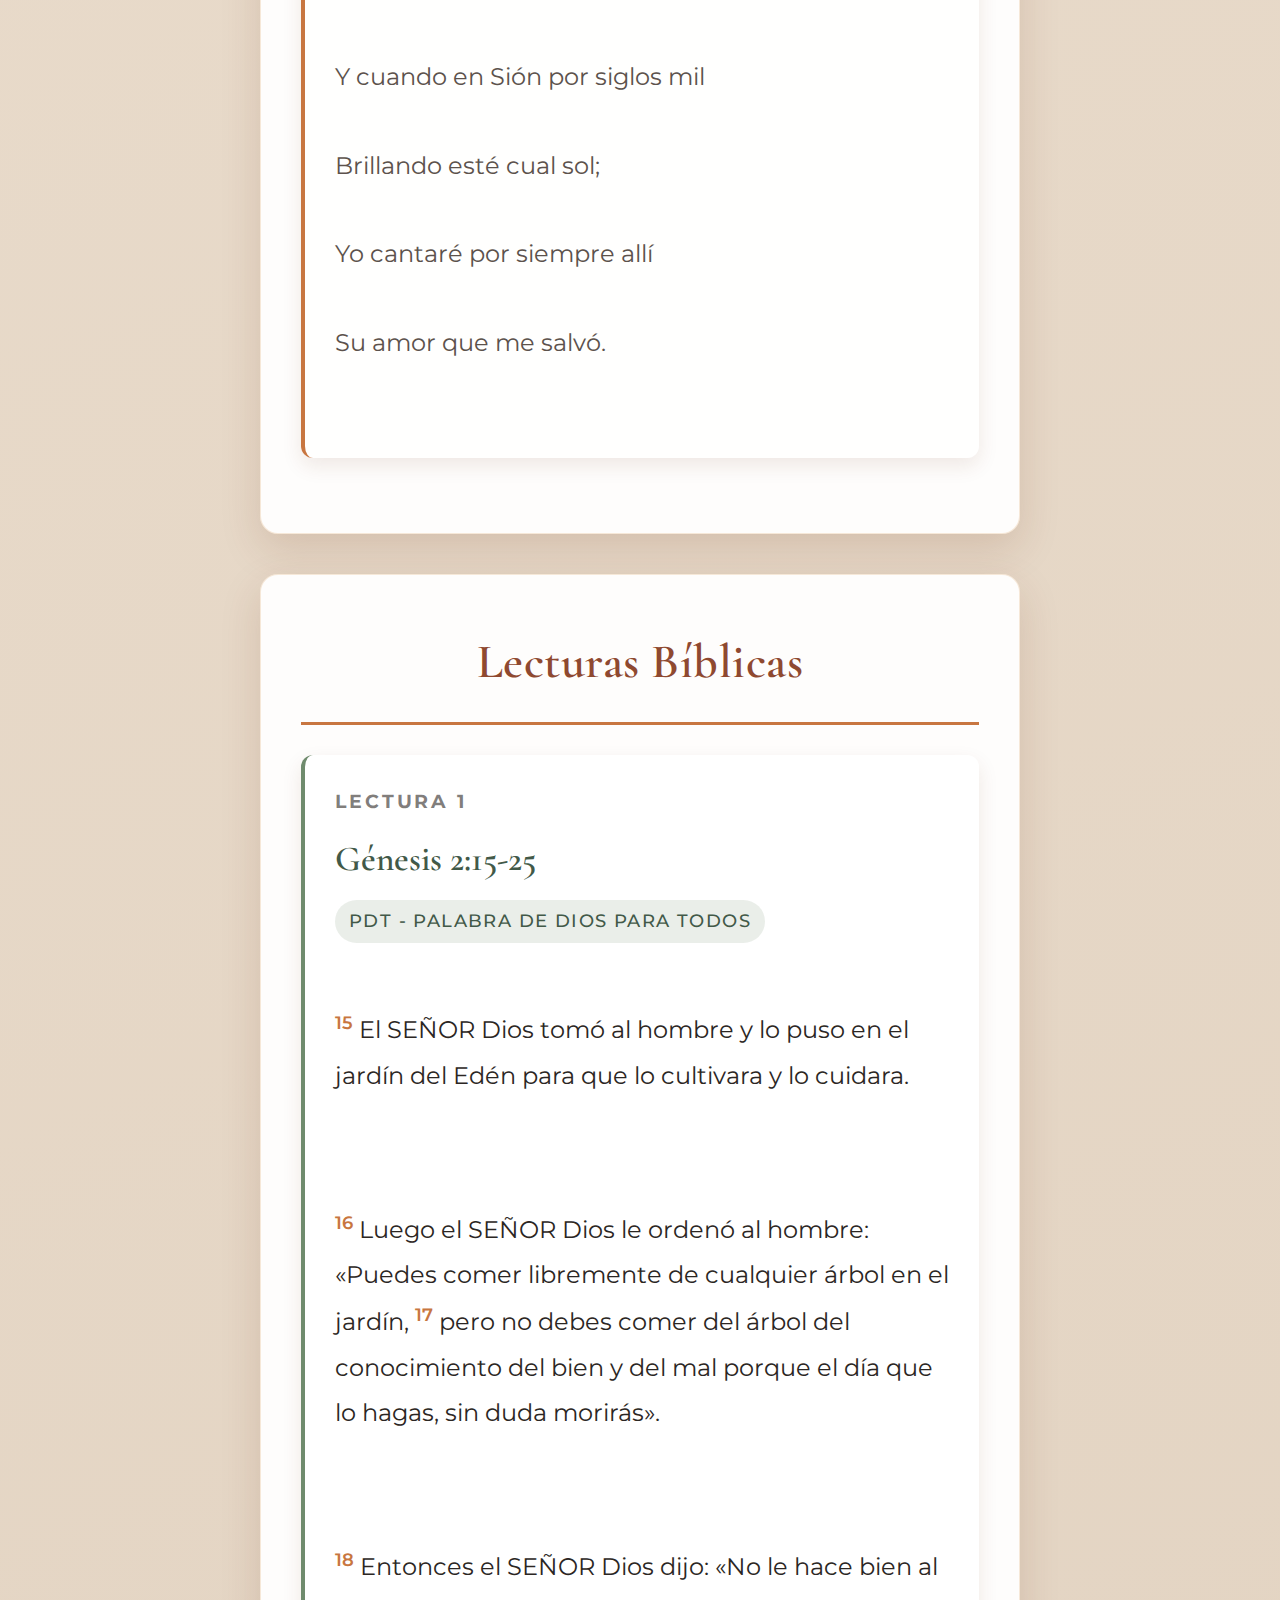
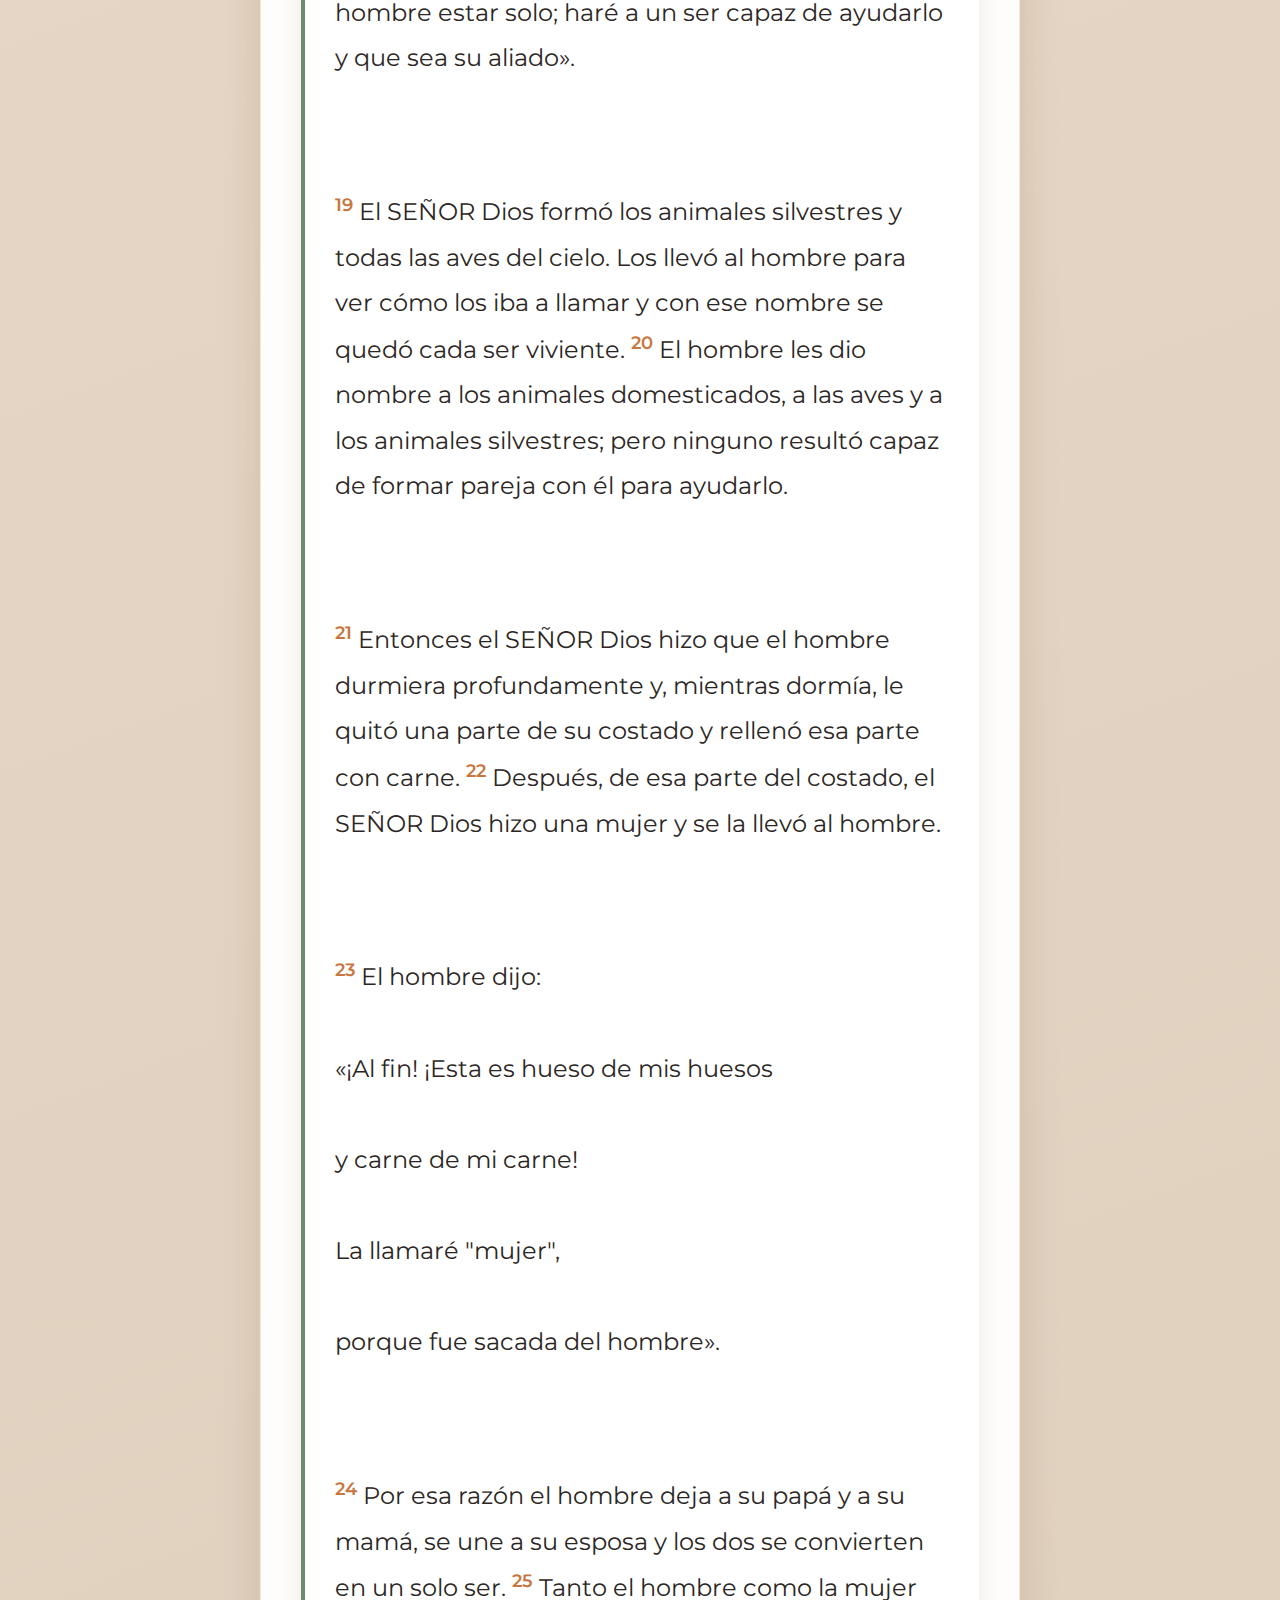
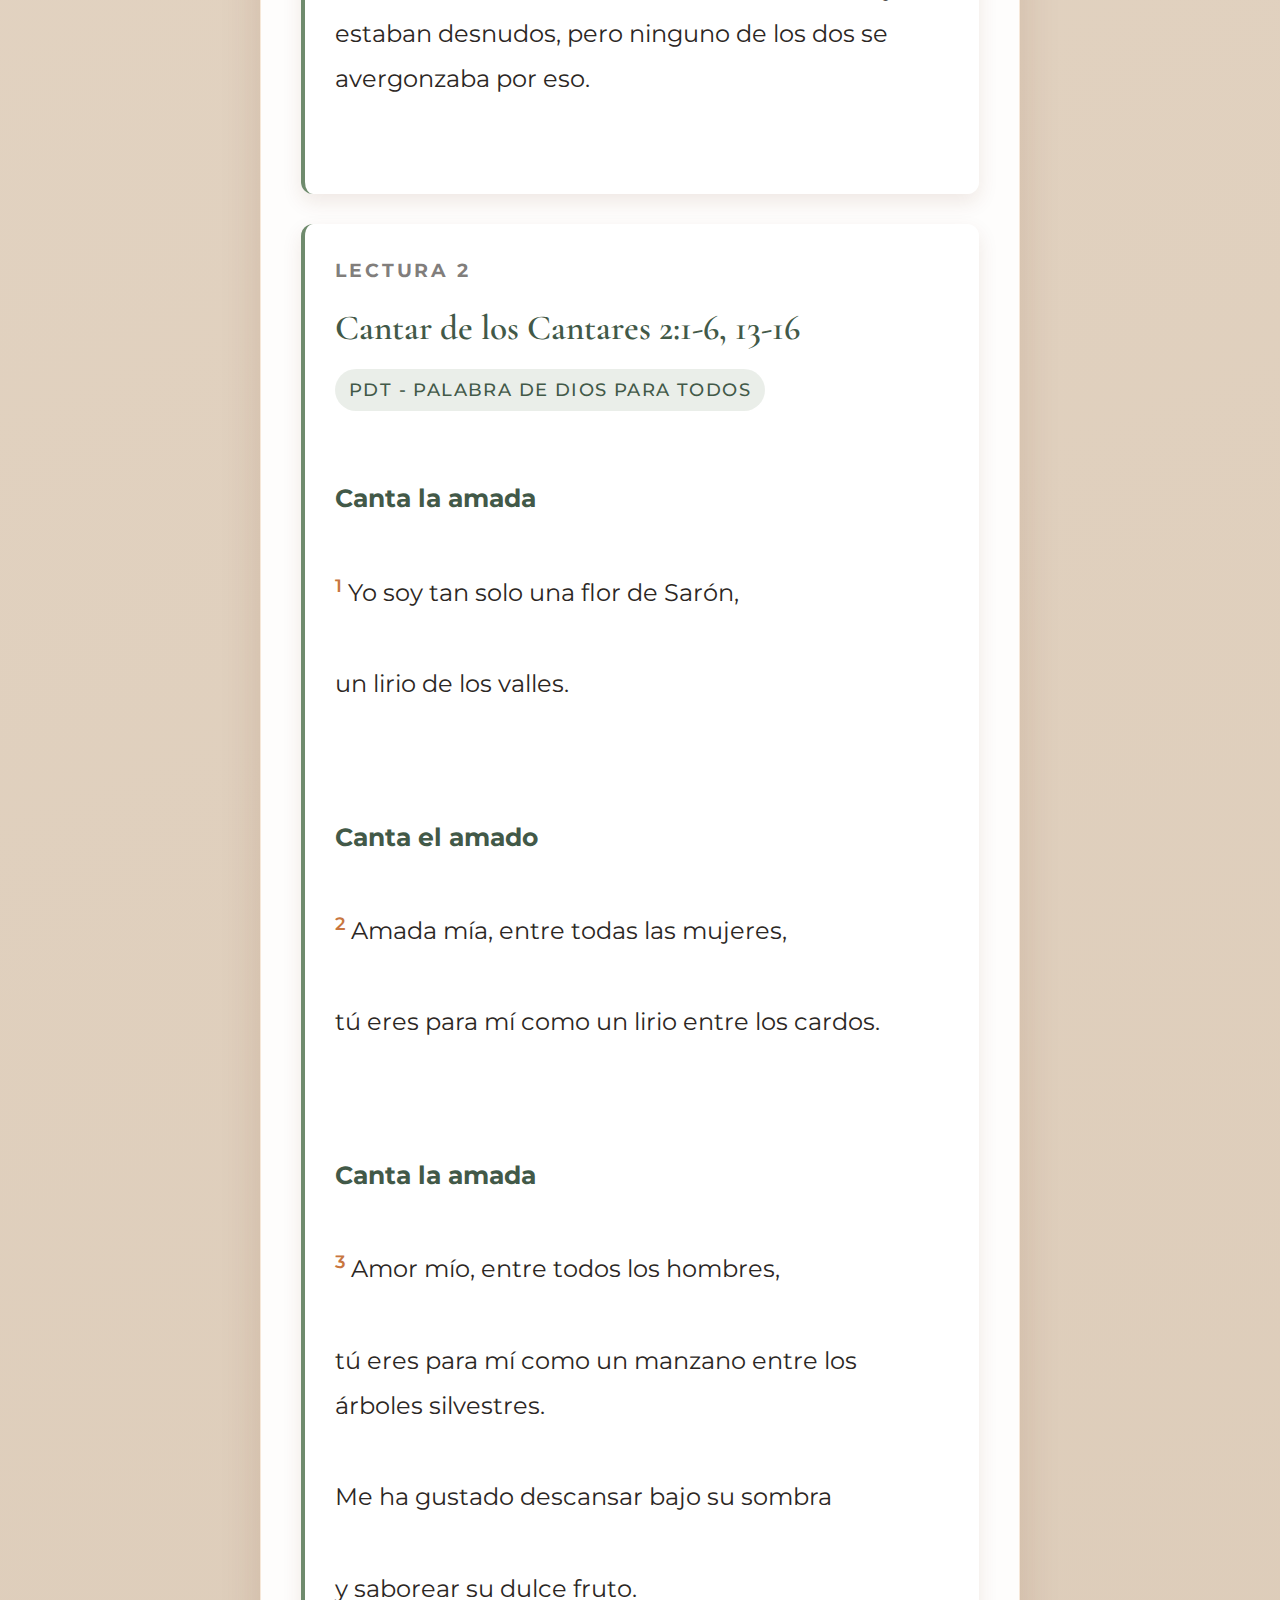
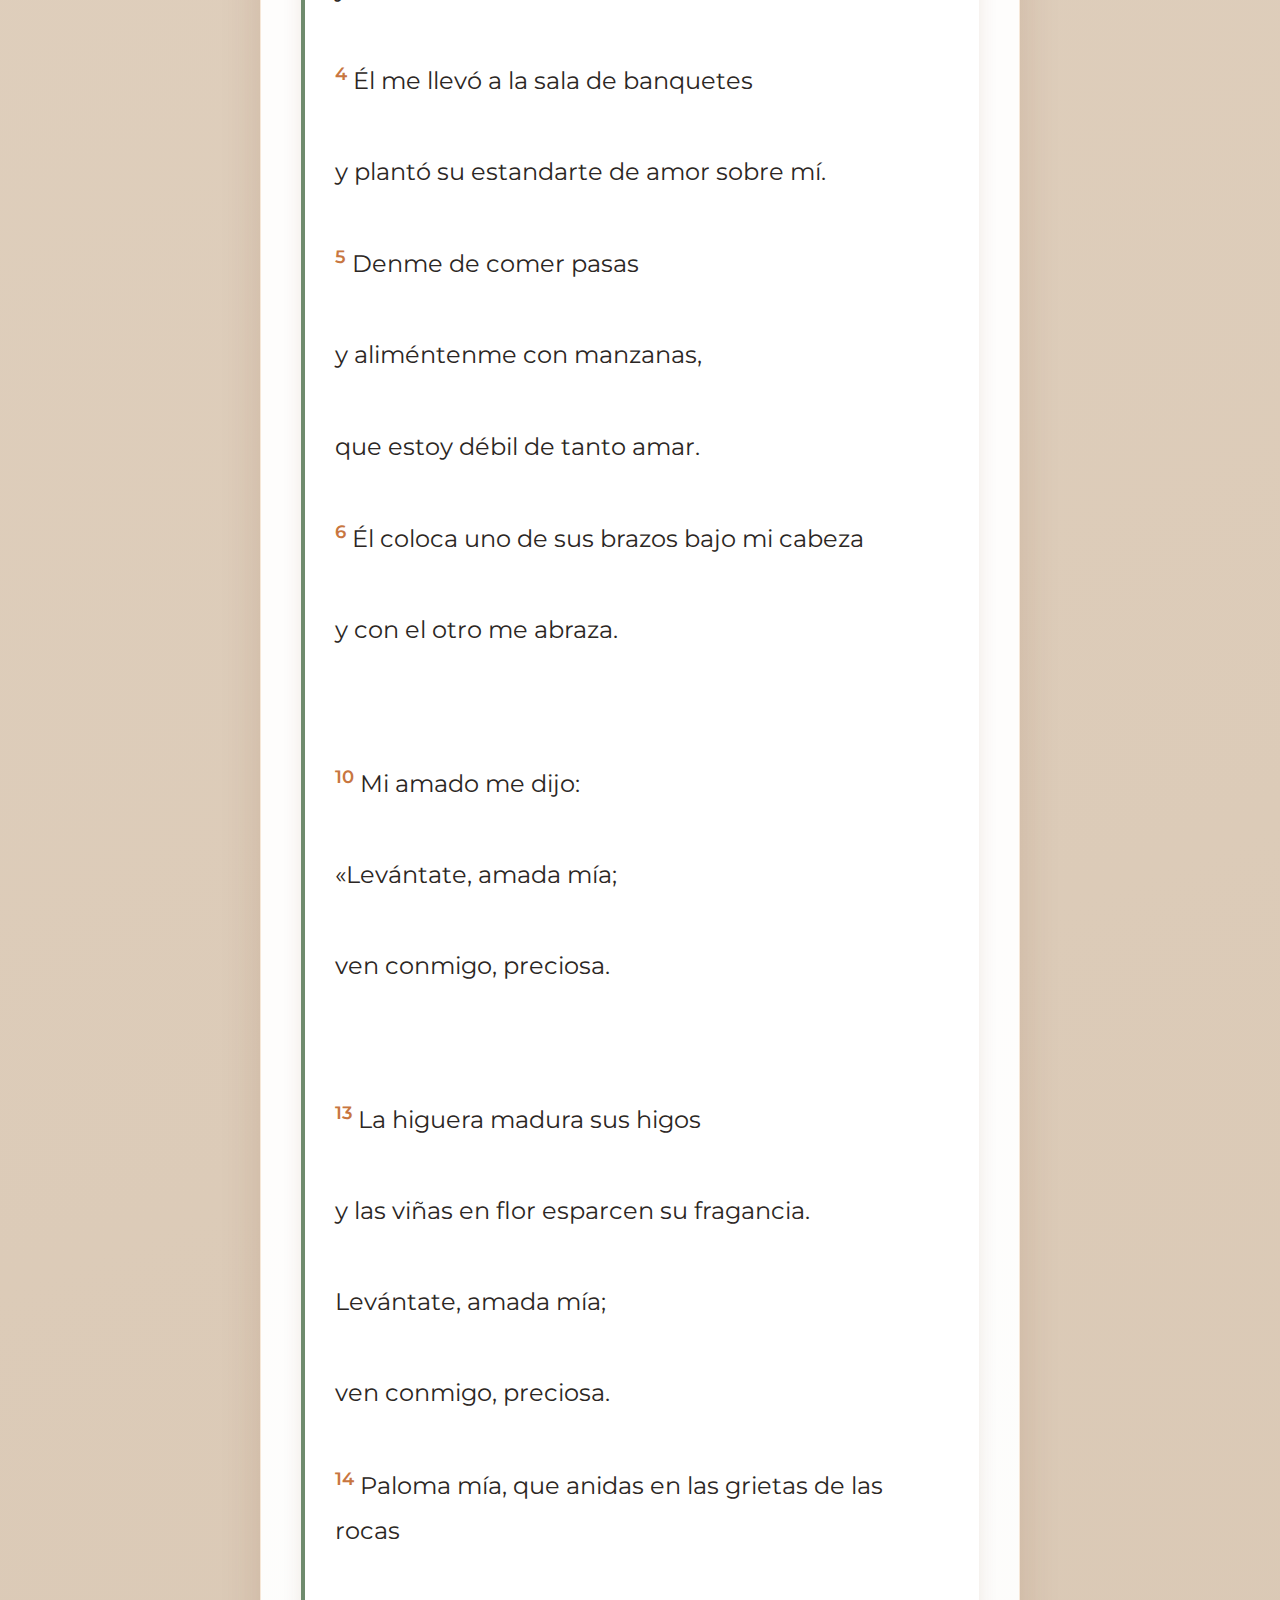
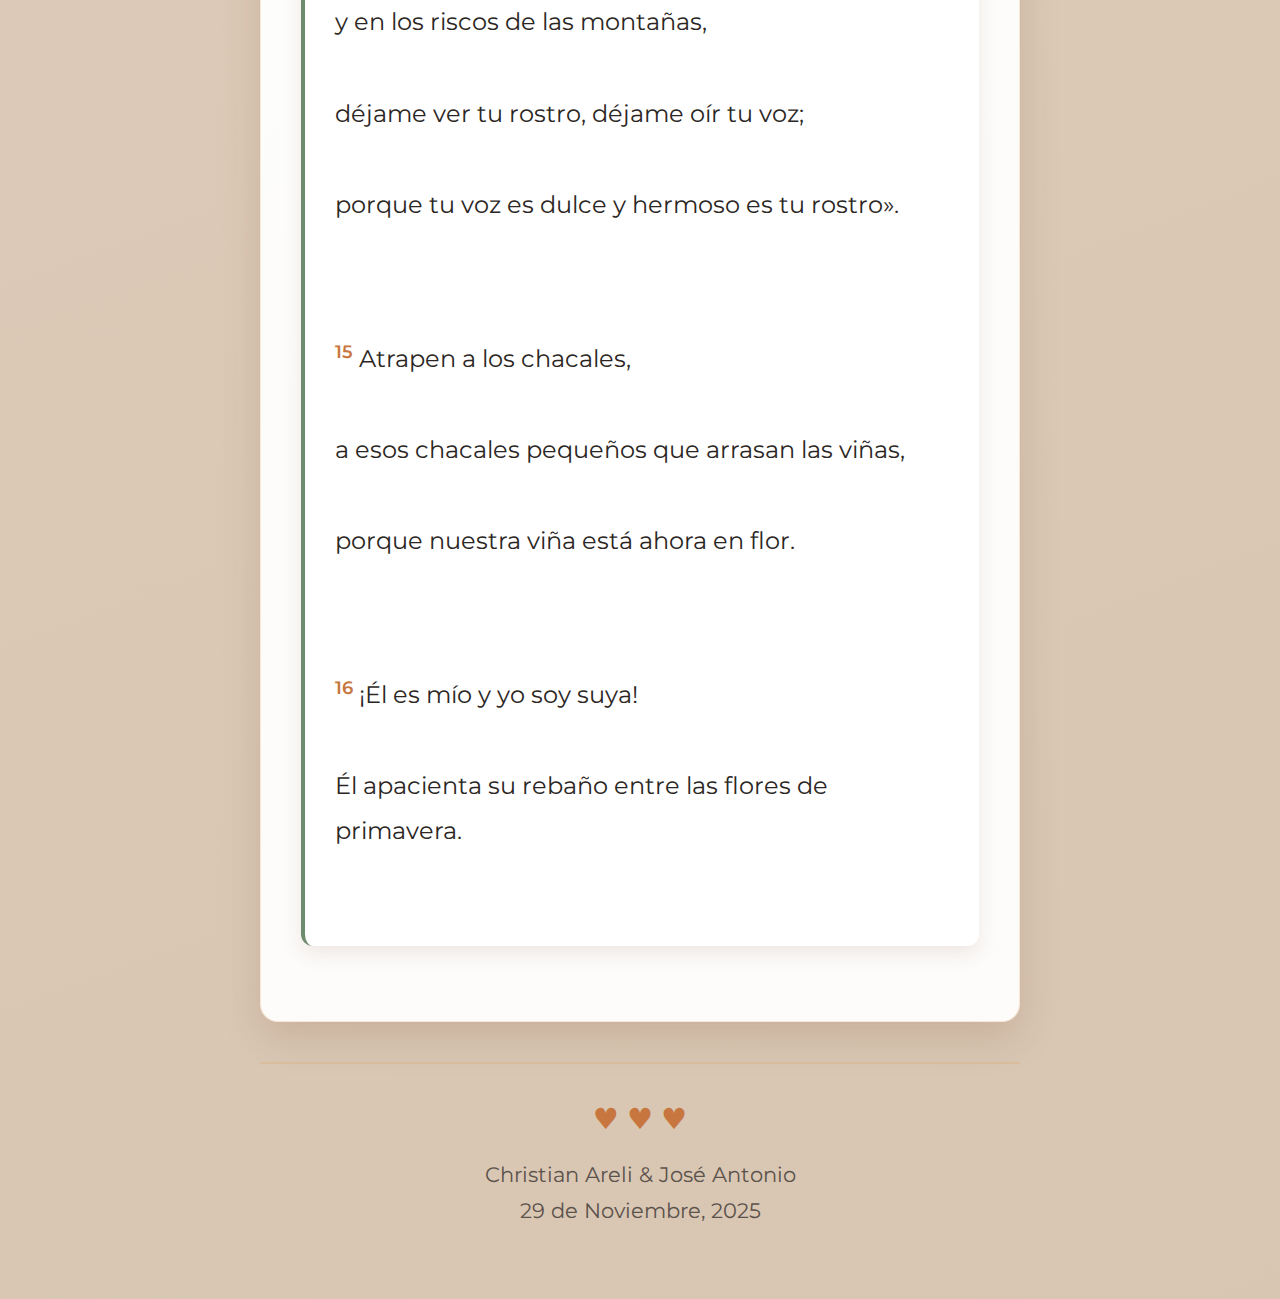
<file: pdf-himnos-lecturas.html>
<!DOCTYPE html>
<html lang="es">
<head>
  <meta charset="UTF-8">
  <meta name="viewport" content="width=device-width, initial-scale=1.0">
  <title>Himnos y Lecturas - Christian Areli & José Antonio</title>

  <!-- Fuentes -->
  <link rel="preconnect" href="https://fonts.googleapis.com">
  <link rel="preconnect" href="https://fonts.gstatic.com" crossorigin>
  <link href="https://fonts.googleapis.com/css2?family=Cormorant+Garamond:ital,wght@0,300;0,400;0,600;1,300;1,400;1,600&family=Great+Vibes&family=Montserrat:wght@300;400;600&display=swap" rel="stylesheet">

  <style>
    /* ===== RESET Y VARIABLES ===== */
    * {
      margin: 0;
      padding: 0;
      box-sizing: border-box;
    }

    :root {
      /* Paleta de colores de la invitación */
      --bg-1: #f7ede0;
      --bg-2: #d8c6b2;
      --paper: #fffaf5;
      --ink-1: #2b2623;
      --ink-2: #5c524c;
      --dusty-blue: #c87640;
      --dusty-blue-2: #e9975b;
      --slate-blue: #8f4930;
      --slate-blue-2: #5f2c1a;
      --accent: #dfa86a;
      --cream: #f8e7d5;
      --leaf: #6f8b6d;
      --forest: #425948;
    }

    /* ===== ESTILOS GENERALES ===== */
    body {
      font-family: 'Montserrat', system-ui, -apple-system, sans-serif;
      background: linear-gradient(160deg, var(--bg-1) 0%, var(--bg-2) 100%);
      color: var(--ink-1);
      line-height: 1.75;
      padding: 0;
      margin: 0;
      -webkit-font-smoothing: antialiased;
      font-size: 18px;
    }

    .container {
      max-width: 800px;
      margin: 0 auto;
      padding: 40px 20px;
    }

    /* ===== HEADER ===== */
    .header {
      text-align: center;
      margin-bottom: 50px;
      padding: 40px 20px;
      background: linear-gradient(135deg, var(--dusty-blue) 0%, var(--slate-blue) 100%);
      border-radius: 20px;
      box-shadow: 0 20px 60px rgba(18, 21, 26, 0.25);
      color: #ffffff;
    }

    .names {
      font-family: 'Great Vibes', 'Cormorant Garamond', serif;
      font-size: clamp(3.5rem, 10vw, 5.5rem);
      margin-bottom: 15px;
      text-shadow: 0 4px 12px rgba(0, 0, 0, 0.3);
    }

    .ampersand {
      font-size: 1.3em;
      color: var(--accent);
      margin: 0 0.3em;
    }

    .date {
      font-family: 'Cormorant Garamond', serif;
      font-size: clamp(1.6rem, 4vw, 2.2rem);
      margin-bottom: 18px;
      letter-spacing: 2px;
    }

    .subtitle {
      font-family: 'Montserrat', sans-serif;
      font-size: clamp(1.2rem, 3vw, 1.5rem);
      opacity: 0.9;
      font-weight: 300;
      letter-spacing: 1px;
    }

    /* ===== SECCIONES ===== */
    .section {
      background: rgba(255, 255, 255, 0.95);
      border-radius: 18px;
      padding: clamp(30px, 5vw, 45px) clamp(25px, 4vw, 40px);
      margin-bottom: 40px;
      box-shadow: 0 15px 40px rgba(109, 47, 19, 0.15);
      border: 1px solid rgba(223, 168, 106, 0.25);
    }

    .section-title {
      font-family: 'Cormorant Garamond', serif;
      font-size: clamp(2.2rem, 5vw, 3rem);
      color: var(--slate-blue);
      margin-bottom: 30px;
      text-align: center;
      font-weight: 600;
      letter-spacing: 0.5px;
      border-bottom: 3px solid var(--dusty-blue);
      padding-bottom: 18px;
    }

    /* ===== HIMNOS ===== */
    .hymn {
      background: rgba(255, 255, 255, 0.7);
      border-left: 4px solid var(--dusty-blue);
      border-radius: 12px;
      padding: clamp(20px, 4vw, 30px);
      margin-bottom: 30px;
      box-shadow: 0 8px 20px rgba(109, 47, 19, 0.1);
    }

    .hymn-header {
      display: flex;
      align-items: center;
      gap: 15px;
      margin-bottom: 18px;
      flex-wrap: wrap;
    }

    .hymn-number {
      font-family: 'Montserrat', sans-serif;
      font-weight: 700;
      font-size: clamp(1rem, 2.5vw, 1.2rem);
      letter-spacing: 0.2em;
      text-transform: uppercase;
      color: rgba(43, 38, 35, 0.6);
      min-width: 50px;
    }

    .hymn-title {
      font-family: 'Cormorant Garamond', serif;
      font-size: clamp(1.7rem, 4vw, 2.2rem);
      color: var(--slate-blue-2);
      font-weight: 600;
      flex: 1;
    }

    .hymn-lyrics {
      font-size: clamp(1.3rem, 3.5vw, 1.5rem);
      line-height: 1.85;
      color: var(--ink-2);
      white-space: pre-line;
    }

    .hymn-lyrics p {
      margin-bottom: 18px;
    }

    .hymn-lyrics strong {
      font-size: 1.05em;
      color: var(--slate-blue);
    }

    /* ===== LECTURAS ===== */
    .reading {
      background: rgba(255, 255, 255, 0.85);
      border-left: 4px solid var(--leaf);
      border-radius: 12px;
      padding: clamp(20px, 4vw, 30px);
      margin-bottom: 30px;
      box-shadow: 0 8px 20px rgba(109, 47, 19, 0.1);
    }

    .reading-header {
      margin-bottom: 18px;
    }

    .reading-label {
      font-family: 'Montserrat', sans-serif;
      font-weight: 700;
      font-size: clamp(1rem, 2.5vw, 1.2rem);
      letter-spacing: 0.15em;
      text-transform: uppercase;
      color: rgba(43, 38, 35, 0.6);
      margin-bottom: 10px;
    }

    .reading-title {
      font-family: 'Cormorant Garamond', serif;
      font-size: clamp(1.7rem, 4vw, 2.2rem);
      color: var(--forest);
      font-weight: 600;
      margin-bottom: 10px;
    }

    .reading-version {
      display: inline-block;
      font-size: clamp(0.95rem, 2.5vw, 1.1rem);
      padding: 6px 14px;
      border-radius: 999px;
      background: rgba(111, 139, 109, 0.15);
      color: var(--forest);
      letter-spacing: 0.08em;
      text-transform: uppercase;
      font-weight: 500;
    }

    .reading-text {
      font-size: clamp(1.3rem, 3.5vw, 1.5rem);
      line-height: 1.9;
      color: var(--ink-1);
      white-space: pre-line;
    }

    .reading-text p {
      margin-bottom: 16px;
    }

    .reading-text sup {
      font-size: 0.75em;
      color: var(--dusty-blue);
      font-weight: 600;
    }

    .reading-text strong {
      font-size: 1.05em;
      color: var(--forest);
    }

    /* ===== FOOTER ===== */
    .footer {
      text-align: center;
      padding: 30px 20px;
      color: var(--ink-2);
      font-size: clamp(1.1rem, 2.5vw, 1.3rem);
      margin-top: 40px;
      border-top: 2px solid rgba(223, 168, 106, 0.3);
    }

    .footer-hearts {
      font-size: 1.4em;
      color: var(--dusty-blue);
      margin-bottom: 12px;
    }

    /* ===== ESTILOS DE IMPRESIÓN ===== */
    @media print {
      body {
        background: white;
        padding: 0;
        margin: 0;
      }

      .container {
        max-width: 100%;
        padding: 15px;
        margin: 0;
      }

      .header {
        margin-bottom: 25px;
        padding: 25px 15px;
      }

      .section {
        box-shadow: none;
        border: 1px solid #ddd;
        margin-bottom: 20px;
        padding: 20px 15px;
      }

      .section-title {
        margin-bottom: 20px;
        padding-bottom: 12px;
      }

      .hymn, .reading {
        box-shadow: none;
        margin-bottom: 20px;
        padding: 15px;
      }

      .footer {
        margin-top: 20px;
        padding: 20px 15px;
      }
    }

    /* ===== RESPONSIVE ===== */
    @media (max-width: 640px) {
      .container {
        padding: 20px 15px;
      }

      .header {
        padding: 30px 20px;
        margin-bottom: 35px;
      }

      .section {
        padding: 25px 20px;
        margin-bottom: 30px;
      }

      .hymn, .reading {
        padding: 20px;
        margin-bottom: 25px;
      }
    }
  </style>
</head>
<body>
  <div class="container">
    <!-- HEADER -->
    <div class="header">
      <h1 class="names">
        Christian Areli <span class="ampersand">&</span> José Antonio
      </h1>
      <p class="date">29 • NOVIEMBRE • 2025</p>
      <p class="subtitle">Himnos y Lecturas Bíblicas</p>
    </div>

    <!-- SECCIÓN DE HIMNOS -->
    <section class="section">
      <h2 class="section-title">Himnos de la Ceremonia</h2>

      <article class="hymn">
        <div class="hymn-header">
          <span class="hymn-number">01</span>
          <h3 class="hymn-title">Exaltaré Tu Santo Nombre (Salmo 34 y 23)</h3>
        </div>
        <div class="hymn-lyrics">
          <p>Por siempre te bendigo,<br>
          Mi boca te alabará.<br>
          Exaltó tu nombre, Señor.</p>

          <p>Al hombre humilde escucharás,<br>
          De aflicciones lo librarás.<br>
          Me gozaré exaltando al Señor.</p>

          <p>Exaltaré tu santo Nombre, por siempre.<br>
          Hoy clamó al Señor y sé que siempre me escuchará.</p>

          <p>Exaltaré tu santo Nombre, por siempre.<br>
          Exaltaré por siempre al Señor.</p>

          <p>El Ángel de Jehová está con los que le temen,<br>
          Los salvará y los librará del mal.</p>

          <p>Aunque ande en valle de sombra de muerte,<br>
          Nada me faltará.<br>
          Me gozaré exaltando al Señor.</p>

          <p>Exaltaré tu santo Nombre, por siempre.<br>
          Hoy clamó al Señor y sé que siempre me escuchará.</p>

          <p>Exaltaré tu santo Nombre, por siempre.<br>
          Exaltaré por siempre al Señor.</p>
        </div>
      </article>

      <article class="hymn">
        <div class="hymn-header">
          <span class="hymn-number">02</span>
          <h3 class="hymn-title">Como el Ciervo Brama (Salmo 42)</h3>
        </div>
        <div class="hymn-lyrics">
          <p>Como el ciervo brama por las aguas,<br>
          así clamo por Ti, oh Dios.<br>
          Mi alma tiene sed de Dios,<br>
          del Dios vivo, del Dios de mi salvación.</p>

          <p><strong>Coro:</strong><br>
          Solo Tú eres mi roca,<br>
          mi escudo y mi galardón.<br>
          Solo Tú eres mi deseo,<br>
          y quiero adorarte, oh Dios.</p>
        </div>
      </article>

      <article class="hymn">
        <div class="hymn-header">
          <span class="hymn-number">03</span>
          <h3 class="hymn-title">¿Qué Nos Separará? (Romanos 8:35)</h3>
        </div>
        <div class="hymn-lyrics">
          <p>¿Qué nos separará del amor de Dios?<br>
          ¿Qué nos separará del amor de Dios?</p>

          <p>¿Tribulaciones, o angustias, persecuciones, o hambre<br>
          o desnudez, peligro o espada, del amor del Señor?</p>
        </div>
      </article>

      <article class="hymn">
        <div class="hymn-header">
          <span class="hymn-number">04</span>
          <h3 class="hymn-title">Más Cerca, Oh Dios, de Ti</h3>
        </div>
        <div class="hymn-lyrics">
          <p>Cerca de ti, Señor, quiero morar;<br>
          Lo tierno de tu amor quiero gozar.<br>
          Llena mi pobre ser<br>
          Limpia mi corazón,<br>
          Hazme tu rostro ver en comunión.</p>

          <p>Pasos inciertos doy, el sol se va,<br>
          Mas si contigo estoy no temo ya.<br>
          Himnos de gratitud fervente cantaré,<br>
          Y fiel a ti Jesús, siempre seré.</p>

          <p>Día feliz veré creyendo en ti,<br>
          En que habitaré cerca de ti.<br>
          Mi voz alabará tu dulce nombre allí,<br>
          Y mi alma gozará cerca de tí.</p>
        </div>
      </article>

      <article class="hymn">
        <div class="hymn-header">
          <span class="hymn-number">05</span>
          <h3 class="hymn-title">Sublime Gracia (Amazing Grace)</h3>
        </div>
        <div class="hymn-lyrics">
          <p>Sublime gracia del Señor<br>
          que a un pecador salvó;<br>
          Fui ciego mas hoy miro yo,<br>
          Perdido y Él me halló.</p>

          <p>Su gracia me enseñó a temer,<br>
          Mis dudas ahuyentó,<br>
          ¡Oh cuán precioso fue a mi ser,<br>
          Al dar mi corazón!</p>

          <p>En los peligros o aflicción<br>
          Que yo he tenido aquí<br>
          Su gracia siempre me libró<br>
          Y me guiará feliz.</p>

          <p>Y cuando en Sión por siglos mil<br>
          Brillando esté cual sol;<br>
          Yo cantaré por siempre allí<br>
          Su amor que me salvó.</p>
        </div>
      </article>
    </section>

    <!-- SECCIÓN DE LECTURAS -->
    <section class="section">
      <h2 class="section-title">Lecturas Bíblicas</h2>

      <article class="reading">
        <div class="reading-header">
          <div class="reading-label">Lectura 1</div>
          <h3 class="reading-title">Génesis 2:15-25</h3>
          <span class="reading-version">PDT - Palabra de Dios para Todos</span>
        </div>
        <div class="reading-text">
          <p><sup>15</sup> El SEÑOR Dios tomó al hombre y lo puso en el jardín del Edén para que lo cultivara y lo cuidara.</p>

          <p><sup>16</sup> Luego el SEÑOR Dios le ordenó al hombre: «Puedes comer libremente de cualquier árbol en el jardín, <sup>17</sup> pero no debes comer del árbol del conocimiento del bien y del mal porque el día que lo hagas, sin duda morirás».</p>

          <p><sup>18</sup> Entonces el SEÑOR Dios dijo: «No le hace bien al hombre estar solo; haré a un ser capaz de ayudarlo y que sea su aliado».</p>

          <p><sup>19</sup> El SEÑOR Dios formó los animales silvestres y todas las aves del cielo. Los llevó al hombre para ver cómo los iba a llamar y con ese nombre se quedó cada ser viviente. <sup>20</sup> El hombre les dio nombre a los animales domesticados, a las aves y a los animales silvestres; pero ninguno resultó capaz de formar pareja con él para ayudarlo.</p>

          <p><sup>21</sup> Entonces el SEÑOR Dios hizo que el hombre durmiera profundamente y, mientras dormía, le quitó una parte de su costado y rellenó esa parte con carne. <sup>22</sup> Después, de esa parte del costado, el SEÑOR Dios hizo una mujer y se la llevó al hombre.</p>

          <p><sup>23</sup> El hombre dijo:<br>
          «¡Al fin! ¡Esta es hueso de mis huesos<br>
          y carne de mi carne!<br>
          La llamaré "mujer",<br>
          porque fue sacada del hombre».</p>

          <p><sup>24</sup> Por esa razón el hombre deja a su papá y a su mamá, se une a su esposa y los dos se convierten en un solo ser. <sup>25</sup> Tanto el hombre como la mujer estaban desnudos, pero ninguno de los dos se avergonzaba por eso.</p>
        </div>
      </article>

      <article class="reading">
        <div class="reading-header">
          <div class="reading-label">Lectura 2</div>
          <h3 class="reading-title">Cantar de los Cantares 2:1-6, 13-16</h3>
          <span class="reading-version">PDT - Palabra de Dios para Todos</span>
        </div>
        <div class="reading-text">
          <p><strong>Canta la amada</strong><br>
          <sup>1</sup> Yo soy tan solo una flor de Sarón,<br>
          un lirio de los valles.</p>

          <p><strong>Canta el amado</strong><br>
          <sup>2</sup> Amada mía, entre todas las mujeres,<br>
          tú eres para mí como un lirio entre los cardos.</p>

          <p><strong>Canta la amada</strong><br>
          <sup>3</sup> Amor mío, entre todos los hombres,<br>
          tú eres para mí como un manzano entre los árboles silvestres.<br>
          Me ha gustado descansar bajo su sombra<br>
          y saborear su dulce fruto.<br>
          <sup>4</sup> Él me llevó a la sala de banquetes<br>
          y plantó su estandarte de amor sobre mí.<br>
          <sup>5</sup> Denme de comer pasas<br>
          y aliméntenme con manzanas,<br>
          que estoy débil de tanto amar.<br>
          <sup>6</sup> Él coloca uno de sus brazos bajo mi cabeza<br>
          y con el otro me abraza.</p>

          <p><sup>10</sup> Mi amado me dijo:<br>
          «Levántate, amada mía;<br>
          ven conmigo, preciosa.</p>

          <p><sup>13</sup> La higuera madura sus higos<br>
          y las viñas en flor esparcen su fragancia.<br>
          Levántate, amada mía;<br>
          ven conmigo, preciosa.<br>
          <sup>14</sup> Paloma mía, que anidas en las grietas de las rocas<br>
          y en los riscos de las montañas,<br>
          déjame ver tu rostro, déjame oír tu voz;<br>
          porque tu voz es dulce y hermoso es tu rostro».</p>

          <p><sup>15</sup> Atrapen a los chacales,<br>
          a esos chacales pequeños que arrasan las viñas,<br>
          porque nuestra viña está ahora en flor.</p>

          <p><sup>16</sup> ¡Él es mío y yo soy suya!<br>
          Él apacienta su rebaño entre las flores de primavera.</p>
        </div>
      </article>
    </section>

    <!-- FOOTER -->
    <footer class="footer">
      <p class="footer-hearts">♥ ♥ ♥</p>
      <p>Christian Areli & José Antonio</p>
      <p>29 de Noviembre, 2025</p>
    </footer>
  </div>
</body>
</html>
</file>
<file: styles.css>
/* ===== RESET + VARIABLES ===== */
*{margin:0;padding:0;box-sizing:border-box}
html,body{height:100%}
html{font-size:100%;transition:font-size 0.3s ease}
:root{
  /* Paleta Dusty Blue & White */
  --bg-1:#f8f9fa; --bg-2:#eef2f5; --paper:#ffffff;
  --ink-1:#2c3e50; --ink-2:#5a6a7a;
  --dusty-blue:#7d9db5; --dusty-blue-2:#92adc2;
  --slate-blue:#5b6e7c;  --slate-blue-2:#6b7e8c;
  --accent:#c9b896;
  --cream:#f5f3f0; --cream-2:#ede9e4;
  --leaf:#8ba888;
  --soft-gray:#b8c5d0;
  --shadow-sm:0 6px 16px rgba(93,110,124,.08);
  --shadow-md:0 10px 28px rgba(93,110,124,.12);
  --shadow-lg:0 20px 60px rgba(93,110,124,.18);
  --gold-glow:0 0 20px rgba(184,153,90,0.4);
  --gold-light:rgba(184,153,90,0.1);
  --gold-medium:rgba(184,153,90,0.3);
  --gold-strong:rgba(184,153,90,0.6);
}

body{
  font-family:'Montserrat',system-ui,-apple-system,Segoe UI,Roboto,Helvetica,Arial,sans-serif;
  background:linear-gradient(135deg,var(--bg-1) 0%,var(--bg-2) 100%);
  color:var(--ink-1);
  line-height: 1.65;
}

img,svg,video{max-width:100%;height:auto}
.display{font-family:'Cormorant Garamond',serif}

/* =========================================================================
   REPRODUCTOR DE MÚSICA (BOTÓN + SLIDER VOL) — LÓGICA VISIBILIDAD PEDIDA
   -------------------------------------------------------------------------
   - Oculto por completo en reposo.
   - Se muestra si:
       * hay scroll (body.scrolling) => solo el botón, tenue
       * hover/focus en su hotzone => aparece (opaco al pasar sobre el botón)
       * .controls-open => visible (barra de volumen opaca)
   - Reproduciendo (PLAYING): cerramos barra por JS para poder ocultar el bloque.
   ======================================================================= */

/* Estado base: invisible pero “hoverable” (hotzone capturable) */
.music-player-minimal {
  position: fixed;
  bottom: 20px;
  left: 20px;
  z-index: 10000;
  display: flex;
  flex-direction: column;
  align-items: center;
  gap: 8px;

  opacity: 0;               /* oculto visualmente */
  pointer-events: auto;     /* SÍ recibe hover/click aunque esté opaco */
  transition: opacity 0.5s ease;
  padding: 8px;             /* hotzone suave alrededor */
}

/* Hotzone expandida sutil para facilitar hover */
.music-player-minimal::before {
  content: "";
  position: absolute;
  inset: -6px;
  border-radius: 16px;
  /* invisible, solo expande el área de interacción */
}

/* Se muestra si hay scroll, hover, focus-within o abriste controles */
body.scrolling .music-player-minimal,
.music-player-minimal:hover,
.music-player-minimal:focus-within,
.music-player-minimal.controls-open {
  opacity: 1;
}

/* ——— Tenue SOLO el botón durante scroll ——— */
body.scrolling .music-btn-minimal {
  opacity: 0.35;
  filter: saturate(0.9);
}

/* Al pasar el mouse por el botón, se vuelve opaco */
.music-btn-minimal:hover {
  opacity: 1;
  filter: none;
}

/* Botón básico */
.music-btn-minimal {
  width: 48px;
  height: 48px;
  border-radius: 50%;
  background: linear-gradient(135deg, var(--dusty-blue) 0%, var(--slate-blue) 100%);
  border: none;
  cursor: pointer;
  display: flex;
  align-items: center;
  justify-content: center;
  box-shadow: 0 4px 20px rgba(93,110,124,.2);
  transition: all 0.3s ease;
  position: relative;
}

.music-player-minimal:hover .music-btn-minimal {
  transform: translateY(-2px) scale(1.05);
  box-shadow: 0 6px 25px rgba(93,110,124,.35);
}

.music-icon {
  color: #ffffff;
  transition: all 0.3s ease;
  position: absolute;
}
.music-icon--play { opacity: 1; }
.music-icon--pause { opacity: 0; }

.music-btn-minimal.playing .music-icon--play { opacity: 0; }
.music-btn-minimal.playing .music-icon--pause { opacity: 1; }

/* ===== VOLUMEN VERTICAL =====
   - Oculto por defecto (aparece en .controls-open o hover del bloque)
   - Durante scroll: se fuerza a oculto (solo se ve el botón)
*/
.volume-vertical {
  position: relative;
  height: 100px;
  display: flex;
  align-items: center;
  justify-content: center;
  opacity: 0;
  transform: translateY(10px);
  pointer-events: none;
  transition: all 0.3s ease;
}

/* Mostrar por clic (togglear .controls-open) */
.music-player-minimal.controls-open .volume-vertical {
  opacity: 1;
  transform: translateY(0);
  pointer-events: all;
}

/* Mostrar por hover del bloque */
.music-player-minimal:hover .volume-vertical {
  opacity: 1;
  transform: translateY(0);
  pointer-events: all;
}

/* Si no hay hover/click, desaparece */
.music-player-minimal:not(.controls-open):not(:hover) .volume-vertical {
  opacity: 0;
  transform: translateY(10px);
  pointer-events: none;
}

/* Durante scroll: mostrar solo el botón; ocultar barra de volumen */
body.scrolling .music-player-minimal .volume-vertical {
  opacity: 0 !important;
  pointer-events: none !important;
  transform: translateY(10px);
  transition: opacity 0.25s ease, transform 0.25s ease;
}

.volume-slider-vertical {
  appearance: slider-vertical;
  -webkit-appearance: slider-vertical;
  width: 6px;
  height: 100px;
  background: linear-gradient(to top, var(--soft-gray) 0%, var(--dusty-blue) 100%);
  border-radius: 10px;
  outline: none;
  cursor: pointer;
  transition: all 0.3s ease;
  writing-mode: bt-lr;
  
  /* Forzar estilos en móvil */
  -webkit-tap-highlight-color: transparent;
}
.volume-slider-vertical:hover {
  width: 8px;
}

/* ===== SLIDER THUMB (botón del slider) ===== */
.volume-slider-vertical::-webkit-slider-thumb {
  -webkit-appearance: none;
  appearance: none;
  width: 16px;
  height: 16px;
  border-radius: 50%;
  background: linear-gradient(135deg, var(--dusty-blue) 0%, var(--slate-blue) 100%);
  cursor: pointer;
  box-shadow: 0 2px 8px rgba(125,157,181,.4);
  transition: all 0.2s ease;
}
.volume-slider-vertical::-webkit-slider-thumb:hover,
.volume-slider-vertical::-webkit-slider-thumb:active {
  transform: scale(1.2);
  box-shadow: 0 3px 12px rgba(125,157,181,.6);
}

.volume-slider-vertical::-moz-range-thumb {
  width: 16px;
  height: 16px;
  border-radius: 50%;
  background: linear-gradient(135deg, var(--dusty-blue) 0%, var(--slate-blue) 100%);
  cursor: pointer;
  border: none;
  box-shadow: 0 2px 8px rgba(125,157,181,.4);
  transition: all 0.2s ease;
}
.volume-slider-vertical::-moz-range-thumb:hover,
.volume-slider-vertical::-moz-range-thumb:active {
  transform: scale(1.2);
  box-shadow: 0 3px 12px rgba(125,157,181,.6);
}

/* Forzar track (barra) del slider - especialmente para móvil */
.volume-slider-vertical::-webkit-slider-runnable-track {
  background: transparent;
  border: none;
}
.volume-slider-vertical::-moz-range-track {
  background: transparent;
  border: none;
}

/* Responsive - MÓVIL */
@media (max-width: 640px) {
  /* ===== TAMAÑOS ADAPTADOS PARA DEDOS ===== */
  .music-player-minimal { 
    bottom: 15px; 
    left: 15px;
    padding: 12px;
  }
  
  .music-btn-minimal { 
    width: 50px; 
    height: 50px; 
  }
  
  .volume-vertical { 
    height: 90px; 
  }
  
  .volume-slider-vertical { 
    height: 90px; 
    width: 10px;
  }
  
  .volume-slider-vertical::-webkit-slider-thumb { 
    width: 22px; 
    height: 22px; 
  }
  
  .volume-slider-vertical::-moz-range-thumb { 
    width: 22px; 
    height: 22px; 
  }
  
  /* ===== COMPORTAMIENTO TÁCTIL ===== */
  /* En móvil: simular hover con active/focus para ocultación */
  .music-player-minimal:active,
  .music-player-minimal:focus-within {
    opacity: 1;
  }
  
  /* Asegurar que los controles se vean al tocar */
  .music-player-minimal:active .volume-vertical,
  .music-player-minimal:focus-within .volume-vertical {
    opacity: 1;
    transform: translateY(0);
    pointer-events: all;
  }
  
  /* Cuando está reproduciendo, mantener visible solo el botón */
  .music-player-minimal.playing:not(.controls-open) .volume-vertical {
    opacity: 0;
    transform: translateY(10px);
    pointer-events: none;
  }
}

/* =========================================================================
   RESTO DE ESTILOS DE LA INVITACIÓN (igual que antes)
   ========================================================================= */

.music-controls {
  background: rgba(255, 255, 255, 0.95);
  backdrop-filter: blur(10px);
  border-radius: 20px;
  padding: 12px 16px;
  box-shadow: 0 4px 20px rgba(93,110,124,.15);
  border: 1px solid rgba(125,157,181,0.2);
  display: flex;
  flex-direction: column;
  gap: 8px;
  opacity: 0;
  transform: translateX(-20px);
  pointer-events: none;
  transition: all 0.3s ease;
  min-width: 200px;
}
.music-player:hover .music-controls,
.music-btn.active ~ .music-controls {
  opacity: 1;
  transform: translateX(0);
  pointer-events: all;
}
.music-info { display:flex; align-items:center; gap:8px; }
.music-title {
  font-family:'Montserrat', sans-serif;
  font-size: 12px;
  font-weight: 600;
  color: var(--slate-blue);
}
.volume-control { display:flex; align-items:center; gap:8px; }
.volume-icon { color: var(--slate-blue); flex-shrink:0; }
.volume-slider {
  flex:1; height:4px;
  background: linear-gradient(to right, var(--soft-gray) 0%, var(--dusty-blue) 100%);
  border-radius:10px; outline:none; -webkit-appearance:none; appearance:none; cursor:pointer;
}
.volume-slider::-webkit-slider-thumb{
  -webkit-appearance:none; appearance:none; width:12px; height:12px; border-radius:50%;
  background:linear-gradient(135deg,var(--dusty-blue) 0%, var(--slate-blue) 100%);
  cursor:pointer; box-shadow:0 2px 6px rgba(125,157,181,.3); transition:all .2s ease;
}
.volume-slider::-webkit-slider-thumb:hover{ transform:scale(1.2); }
.volume-slider::-moz-range-thumb{
  width:12px; height:12px; border-radius:50%; background:linear-gradient(135deg,var(--dusty-blue) 0%, var(--slate-blue) 100%);
  cursor:pointer; border:none; box-shadow:0 2px 6px rgba(125,157,181,.3); transition:all .2s ease;
}
.volume-slider::-moz-range-thumb:hover{ transform:scale(1.2); }
.volume-percent{
  font-family:'Montserrat',sans-serif; font-size:11px; font-weight:600; color:var(--slate-blue);
  min-width:32px; text-align:right; flex-shrink:0;
}

/* ===== CONTROL DE TAMAÑO DE LETRA ===== */
.font-control-slider {
  position: fixed;
  bottom: 20px;
  right: 20px;
  z-index: 10000;
  background: rgba(255, 255, 255, 0.95);
  backdrop-filter: blur(10px);
  border-radius: 50px;
  padding: 8px 10px;
  display: flex;
  align-items: center;
  gap: 8px;
  box-shadow: 0 4px 20px rgba(93,110,124,.15);
  border: 1px solid rgba(125,157,181,0.2);
  transition: all 0.3s ease;
  font-size: 16px;
  min-width: 44px;
  opacity: 0.2;
  cursor: pointer;
}
.font-control-slider:hover {
  opacity: 1;
  box-shadow: 0 6px 25px rgba(93,110,124,.25);
  transform: translateY(-2px);
  min-width: 200px;
  padding: 8px 16px;
}
.font-control-icon { display:flex; align-items:center; justify-content:center; flex-shrink:0; }
.magnifier-icon { width:20px; height:20px; color:var(--slate-blue); transition:all .3s ease; }
.font-control-slider:hover .magnifier-icon { width:22px; height:22px; color:var(--dusty-blue); transform:scale(1.1); }
.font-slider{
  flex:1; height:4px; background:linear-gradient(to right, var(--soft-gray) 0%, var(--dusty-blue) 50%, var(--slate-blue) 100%);
  border-radius:10px; outline:none; -webkit-appearance:none; appearance:none; cursor:pointer; transition:all .3s ease; width:0; opacity:0;
}
.font-control-slider:hover .font-slider{ height:6px; width:120px; opacity:1; }
.font-slider::-webkit-slider-thumb{
  -webkit-appearance:none; appearance:none; width:14px; height:14px; border-radius:50%;
  background:linear-gradient(135deg,var(--dusty-blue) 0%, var(--slate-blue) 100%);
  cursor:pointer; box-shadow:0 2px 8px rgba(125,157,181,.3); transition:all .2s ease;
}
.font-control-slider:hover .font-slider::-webkit-slider-thumb{ width:16px; height:16px; }
.font-slider::-webkit-slider-thumb:hover{ transform:scale(1.2); box-shadow:0 3px 12px rgba(125,157,181,.5); }
.font-slider::-webkit-slider-thumb:active{ transform:scale(1.1); }
.font-slider::-moz-range-thumb{
  width:14px; height:14px; border-radius:50%; background:linear-gradient(135deg,var(--dusty-blue) 0%, var(--slate-blue) 100%);
  cursor:pointer; border:none; box-shadow:0 2px 8px rgba(125,157,181,.3); transition:all .2s ease;
}
.font-control-slider:hover .font-slider::-moz-range-thumb{ width:16px; height:16px; }
.font-slider::-moz-range-thumb:hover{ transform:scale(1.2); box-shadow:0 3px 12px rgba(125,157,181,.5); }
.font-slider::-moz-range-thumb:active{ transform:scale(1.1); }
.font-percent{
  font-family:'Montserrat',sans-serif; font-weight:600; color:var(--slate-blue);
  font-size:11px; min-width:38px; text-align:right; flex-shrink:0; transition:all .3s ease; width:0; opacity:0; overflow:hidden;
}
.font-control-slider:hover .font-percent{ font-size:13px; width:38px; opacity:1; color:var(--dusty-blue); }

/* ===== SOBRE (overlay) y resto de secciones… (sin cambios de lógica) ===== */
.envelope-overlay{
  position:fixed;inset:0;z-index:9999;display:grid;place-items:center;
  background:
    radial-gradient(60% 50% at 65% 60%, rgba(0,0,0,.18), transparent 60%),
    linear-gradient(135deg,#5b6e7c 0%, #7d9db5 100%);
  transition:opacity .8s ease,visibility .8s ease;
  font-size:16px;
}
body.opened .envelope-overlay{opacity:0;visibility:hidden;pointer-events:none}

.envelope{
  position:relative;width:min(92vw,680px);aspect-ratio:1/1;border-radius:16px;overflow:hidden;
  box-shadow:0 30px 80px rgba(0,0,0,.35);
  --seal-x:50%;--seal-y:50%;--seal-size:clamp(64px,12vw,92px);
}

.envelope__img{
  position:absolute;inset:0;width:100%;height:100%;object-fit:cover;
  transform-origin:center;
  backface-visibility:hidden;
  transition:all 1.8s cubic-bezier(0.25, 0.46, 0.45, 0.94);
}
.envelope__img--closed{ opacity:1; transform:scale(1); filter:brightness(1) contrast(1); z-index:2; }
.envelope__img--open{   opacity:0; transform:scale(1); filter:brightness(1) contrast(1); z-index:1; }

.envelope.opening .envelope__img--closed{ opacity:0; filter:brightness(0.8) contrast(1); transition-delay:0s; }
.envelope.opening .envelope__img--open{   opacity:1; transition-delay:0.3s; }

.envelope__text{
  position:absolute;inset:auto 0 8% 0;display:grid;place-items:center;z-index:3;
  text-align:center;color:#fef5e7;
  text-shadow:0 3px 8px rgba(0,0,0,0.8),0 0 30px rgba(255,245,231,0.6),0 0 15px rgba(212,175,55,0.5),0 1px 0 rgba(255,255,255,0.5),0 -1px 0 rgba(0,0,0,0.3);
  pointer-events:none;font-family:'Cormorant Garamond', serif;transition:all 1.2s cubic-bezier(0.25, 0.46, 0.45, 0.94);
}
.envelope.opening .envelope__text{ opacity:0; transform:translateY(8px); transition-delay:0.2s; }

.seal-hit{
  position:absolute;left:calc(var(--seal-x) - var(--seal-size)/2);
  top:calc(var(--seal-y) - var(--seal-size)/2);
  width:var(--seal-size);height:var(--seal-size);border-radius:50%;
  background:transparent;border:none;cursor:pointer;z-index:4;transition:all 1s cubic-bezier(0.25, 0.46, 0.45, 0.94);
}
.seal-hit:hover{ outline:2px solid rgba(255,255,255,0.6); outline-offset:2px; }
.seal-hit:focus{ outline:2px solid rgba(255,255,255,0.8); outline-offset:3px; }
.envelope.opening .seal-hit{ transform:scale(1.5); opacity:0; pointer-events:none; transition-delay:0.3s; }

/* Contenedores generales */
.band{position:relative;left:50%;right:50%;margin-left:-50vw;margin-right:-50vw;width:100vw}
.band__inner{max-width:min(1200px,92vw);margin:0 auto;padding:0 clamp(18px,5vw,40px);text-align:center}

.container{
  position:relative; max-width:min(1200px,92vw); margin:clamp(16px,4vw,28px) auto; background:var(--paper);
  border-radius:20px; box-shadow:var(--shadow-lg); overflow:hidden; animation:fadeIn .8s ease-in;
}
.container::before {
  content: ''; position: absolute; inset: 0;
  background-image: url('images/fondo.jpg');
  background-size: cover; background-position: center; background-repeat: no-repeat;
  opacity: 0.25; pointer-events: none; z-index: 0;
}
.content{ position: relative; z-index: 1; padding:clamp(28px,6vw,60px) clamp(18px,5vw,40px); }
@keyframes fadeIn{from{opacity:0;transform:translateY(24px)}to{opacity:1;transform:translateY(0)}}
.section{ position: relative; z-index: 1; margin-bottom:clamp(28px,6vw,50px); text-align:center; }

/* HEADER */
.band--header{
  background:linear-gradient(160deg,#c5d4e0 0%, #d4dfe8 30%, #e8ecf0 100%);
  text-align:center; padding:clamp(60px,10vw,120px) 0; color:var(--ink-1);
  position:relative; overflow:hidden; box-shadow:inset 0 -12px 25px rgba(93,110,124,.1);
}
.band--header::before {
  content: ''; position: absolute; inset: 0;
  background: radial-gradient(ellipse at 20% 50%, var(--gold-light) 0%, transparent 50%),
              radial-gradient(ellipse at 80% 20%, rgba(125,157,181,0.05) 0%, transparent 50%),
              radial-gradient(ellipse at 40% 80%, rgba(91,110,124,0.03) 0%, transparent 50%);
  pointer-events: none; animation: backgroundPulse 8s ease-in-out infinite;
}
@keyframes backgroundPulse { 0%,100%{opacity:0.7} 50%{opacity:1} }

.hero-content { position: relative; z-index: 2; }
.names-container { margin-bottom: clamp(30px, 6vw, 50px); position: relative; }
.names-container::before {
  content: ''; position: absolute; top: 50%; left: 50%;
  transform: translate(-50%, -50%) scale(0.8);
  width: 80%; height: 80%; background: radial-gradient(ellipse at center, var(--gold-light) 0%, transparent 70%);
  filter: blur(40px); z-index: -1; opacity: 0; transition: none;
}
body.opened .names-container::before { animation: backgroundReveal 2s ease-out 0.3s forwards; }
@keyframes backgroundReveal { 0%{opacity:0;transform:translate(-50%,-50%) scale(0.8)} 100%{opacity:1;transform:translate(-50%,-50%) scale(1)} }

.hero-content h1{
  font-family:'Great Vibes','Cormorant Garamond',serif; font-weight:400;
  font-size:clamp(3.5rem, 8vw, 6.5rem); letter-spacing:4px; color:#1a2633; line-height:1.1; margin:0;
  opacity:0; transform:translateY(30px); transition:none;
}
body.opened .hero-content h1 { animation: titleEntrance 1.5s cubic-bezier(0.25, 0.46, 0.45, 0.94) 0.5s forwards; }
@keyframes titleEntrance { 0%{opacity:0;transform:translateY(30px)} 100%{opacity:1;transform:translateY(0)} }

.name-glow{ position: relative; display: inline-block; }
.name-glow::after{
  content: attr(data-text); position: absolute; inset: 0;
  background: linear-gradient(45deg, transparent 30%, var(--gold-medium) 50%, transparent 70%);
  background-size: 200% 100%; -webkit-background-clip: text; background-clip: text; color: transparent;
  animation: shine 3s ease-in-out infinite; opacity: 0.6;
}
@keyframes shine { 0%,100%{background-position:-200% 0;opacity:0.4} 50%{background-position:200% 0;opacity:0.8} }

.ampersand{ color:#b8995a; font-style:normal; font-size:1.4em; font-weight:400; margin:0 .3em; display:inline-block;
  text-shadow:0 0 25px var(--gold-strong),0 0 50px var(--gold-medium),0 0 75px var(--gold-light);
  filter: drop-shadow(0 2px 4px rgba(184,153,90,0.4));
}
body.opened .ampersand { animation: ampersandFloat 3s ease-in-out infinite, ampersandGlow 2s ease-in-out infinite alternate; }
@keyframes ampersandFloat { 0%,100%{transform:translateY(0) rotate(0)} 33%{transform:translateY(-3px) rotate(-1deg)} 66%{transform:translateY(2px) rotate(1deg)} }
@keyframes ampersandGlow {
  0%{text-shadow:0 0 25px var(--gold-strong),0 0 50px var(--gold-medium),0 0 75px var(--gold-light)}
  100%{text-shadow:0 0 35px var(--gold-strong),0 0 70px var(--gold-medium),0 0 100px var(--gold-light)}
}

.wedding-announcement{ margin: clamp(25px, 5vw, 40px) 0; position: relative; }
.kicker{
  font-family:'Cormorant Garamond', serif; font-size:clamp(1.5rem, 3.5vw, 2.2rem); font-weight:600; letter-spacing:6px; text-transform:uppercase;
  color:#2c3e50; margin:0; opacity:0; transform:translateY(20px) scale(0.9);
  text-shadow:0 1px 0 rgba(255,255,255,0.9),0 2px 4px rgba(0,0,0,0.1),0 4px 8px rgba(0,0,0,0.08);
  position: relative; display: inline-block; transition:none;
}
body.opened .kicker{ animation: announcementReveal 1.2s cubic-bezier(0.25, 0.46, 0.45, 0.94) 1.2s forwards; }
@keyframes announcementReveal { 0%{opacity:0;transform:translateY(20px) scale(0.9)} 100%{opacity:1;transform:translateY(0) scale(1)} }
.kicker::before,.kicker::after{
  content:''; position:absolute; top:50%; width:clamp(40px, 8vw, 80px); height:1px;
  background: linear-gradient(90deg, transparent, var(--gold-medium), transparent);
  opacity:0; transform:translateY(-50%) scaleX(0); transition:none;
}
.kicker::before { right: 100%; margin-right: 20px; }
.kicker::after  { left: 100%; margin-left: 20px; }
body.opened .kicker::before, body.opened .kicker::after { animation: lineReveal 1s ease-out 1.8s forwards; }
@keyframes lineReveal { 0%{opacity:0;transform:translateY(-50%) scaleX(0)} 100%{opacity:1;transform:translateY(-50%) scaleX(1)} }

.date-container{ margin-top: clamp(25px, 5vw, 40px); opacity: 0; transform: translateY(25px); transition:none; }
body.opened .date-container{ animation: dateReveal 1s cubic-bezier(0.25, 0.46, 0.45, 0.94) 1.8s forwards; }
@keyframes dateReveal { 0%{opacity:0;transform:translateY(25px)} 100%{opacity:1;transform:translateY(0)} }

.date-badge{
  display:inline-flex; align-items:center; gap:clamp(10px, 2vw, 15px);
  background:linear-gradient(135deg, var(--dusty-blue) 0%, var(--slate-blue) 100%);
  color:#ffffff; padding:clamp(14px, 2.5vw, 18px) clamp(24px, 4vw, 32px);
  border-radius:999px; font-weight:600; letter-spacing:2px;
  box-shadow:0 6px 20px rgba(125,157,181,.3),0 12px 40px rgba(91,110,124,.2), inset 0 1px 0 rgba(255,255,255,0.3), 0 0 20px rgba(125,157,181,0.4);
  position: relative; overflow: hidden; transition: all 0.3s ease;
}
.date-badge:hover { transform: translateY(-2px); box-shadow: 0 8px 25px rgba(125,157,181,.4),0 15px 45px rgba(91,110,124,.25), inset 0 1px 0 rgba(255,255,255,0.3),0 0 30px rgba(125,157,181,0.6); }
.date-badge::before { content:''; position:absolute; top:0; left:-100%; width:100%; height:100%; background:linear-gradient(90deg,transparent,rgba(255,255,255,0.3),transparent); transition:left .6s ease; }
.date-badge:hover::before{ left: 100%; }
.date-badge span:nth-child(1){ font-family:'Cormorant Garamond',serif; font-size:clamp(2rem, 4vw, 3rem); font-weight:700; text-shadow:0 2px 8px rgba(0,0,0,0.3); }
.date-badge span:nth-child(3){ font-size:clamp(1.1rem, 2vw, 1.4rem); text-shadow:0 1px 4px rgba(0,0,0,0.2); letter-spacing: 3px; }
.date-badge span:nth-child(5){ font-size:clamp(1rem, 1.8vw, 1.2rem); opacity:0.9; }
.date-badge span:nth-child(2), .date-badge span:nth-child(4){ color:rgba(255,255,255,0.8); font-size:clamp(1.1rem,2vw,1.4rem); animation: dotPulse 2s ease-in-out infinite; }
@keyframes dotPulse { 0%,100%{opacity:0.7;transform:scale(1)} 50%{opacity:1;transform:scale(1.1)} }

/* Itinerario, historia, tarjetas, calendario, RSVP, footer */
.itinerario { margin-top: 28px; padding-top: 24px; border-top: 1px solid rgba(125,157,181,0.2); }
.itinerario-title { font-family:'Cormorant Garamond',serif; font-size:1.4rem; font-weight:600; color:var(--slate-blue); margin-bottom:20px; text-align:center; }
.itinerario-list { list-style:none; counter-reset:itinerario-counter; padding:0; margin:0; max-width:600px; margin-inline:auto; }
.itinerario-item { position:relative; padding:14px 0 14px 50px; margin-bottom:16px; color:var(--ink-1); font-size:1.1rem; line-height:1.7; font-weight:500; counter-increment:itinerario-counter; }
.itinerario-item::before {
  content:counter(itinerario-counter);
  position:absolute; left:0; top:12px; width:32px; height:32px; background:linear-gradient(135deg, var(--dusty-blue) 0%, var(--slate-blue) 100%);
  color:#ffffff; border-radius:50%; display:flex; align-items:center; justify-content:center; font-family:'Cormorant Garamond',serif; font-weight:600; font-size:1rem; box-shadow:0 2px 8px rgba(125,157,181,.25);
}
.itinerario-sublist { list-style:none; padding:8px 0 0 0; margin:8px 0 0 0; }
.itinerario-sublist li { position:relative; padding-left:24px; margin-bottom:8px; color:var(--ink-1); font-size:1.05rem; line-height:1.7; font-weight:400; }
.itinerario-sublist li::before { content:'•'; position:absolute; left:0; color:var(--dusty-blue); font-weight:bold; }

.phrase{font-family:'Cormorant Garamond',serif;font-size:clamp(1.25rem,2.8vw,1.7rem);color:var(--slate-blue);font-style:italic;line-height:1.7;margin-bottom:28px;font-weight:500}
.divider{width:80px;height:2px;background:linear-gradient(90deg,transparent,var(--dusty-blue),transparent);margin:18px auto}

.section-title{font-family:'Cormorant Garamond',serif;font-size:clamp(1.65rem,2.6vw,2.1rem);font-weight:600;color:var(--slate-blue)}
.section-title--light{color:#f8f9fa}
.ornament{display:flex;justify-content:center;margin:6px 0 10px}
.ornament--branch svg{opacity:.85}
.story-box{ position: relative; z-index: 1; max-width:900px;margin:0 auto;background:var(--cream);border:1px solid rgba(125,157,181,.14); border-radius:14px;box-shadow:var(--shadow-sm);padding:22px; }
.story-text p{margin:0 0 14px 0;text-align:justify;color:var(--ink-1);line-height:1.9;font-size:1.05rem}
.placeholder{opacity:.7}

.card{ position: relative; z-index: 1; background:var(--cream);border:1px solid rgba(125,157,181,.15);border-radius:14px; box-shadow:var(--shadow-sm);text-align:left;max-width:900px;margin:0 auto;overflow:hidden }
.card--info{border-left:4px solid var(--dusty-blue)}
.card__header{padding:22px 24px 0}
.card__body{padding:14px 24px;color:var(--ink-1);line-height:1.9;font-size:1.05rem}
.card__body p{margin-bottom:0.8rem}
.card__body strong{color:var(--slate-blue);font-size:1.1rem}
.card__footer{padding:0 24px 22px;text-align:center}

.btn{display:inline-block;border:none;cursor:pointer;text-decoration:none;border-radius:999px;font-weight:700;letter-spacing:.5px;text-align:center;margin:.35rem auto;transition:all .3s ease;font-size:1.05rem}
.btn--coffee{background:var(--dusty-blue);color:#ffffff;padding:14px 32px}
.btn--coffee:hover{background:var(--dusty-blue-2);transform:translateY(-2px);box-shadow:0 8px 22px rgba(125,157,181,.3)}
.btn--slate{background:var(--slate-blue);color:#ffffff;padding:14px 38px}
.btn--slate:hover{background:var(--slate-blue-2);transform:translateY(-2px);box-shadow:0 8px 22px rgba(91,110,124,.3)}

.calendar{
  position: relative; z-index: 1; display:grid;grid-template-columns:auto 1fr;gap:18px;align-items:center;
  background:var(--cream);border:1px solid rgba(125,157,181,.15);border-radius:14px;padding:clamp(14px,3.6vw,20px);
  max-width:900px;margin:0 auto;
}
.calendar__left{ background:var(--paper);border:1px solid rgba(125,157,181,.12);border-radius:12px;width:92px;min-width:92px;text-align:center;padding:8px 0;box-shadow:var(--shadow-sm)}
.calendar__day{font-family:'Cormorant Garamond',serif;font-size:2rem;color:var(--dusty-blue);line-height:1;font-weight:600}
.calendar__month{font-weight:700;color:var(--slate-blue);letter-spacing:2px;font-size:.85rem}
.calendar__year{font-size:.85rem;color:var(--ink-2)}
.calendar__right{text-align:center}
.calendar__right h3{font-family:'Cormorant Garamond',serif;color:var(--slate-blue);font-size:1.35rem;margin-bottom:8px;line-height:1.5}
.calendar__right p{color:var(--ink-1);margin-bottom:12px;font-size:1.05rem}

.band--rsvp{ background:linear-gradient(135deg,var(--dusty-blue) 0%, var(--dusty-blue-2) 100%); color:#ffffff;padding:clamp(32px,6vw,72px) 0 }
.band--rsvp .band__inner p{font-size:clamp(1.05rem,2.5vw,1.2rem);margin:12px 0 20px;line-height:1.7}
.band--rsvp .btn{display:inline-block;margin-top:6px}
.band--rsvp .btn--slate{background:#ffffff;color:var(--dusty-blue);font-weight:700}
.band--rsvp .btn--slate:hover{background:var(--cream);color:var(--slate-blue)}
.alt-link a{color:#ffffff;text-decoration:underline}

.footer{background:var(--slate-blue);padding:20px;text-align:center;color:#ffffff;font-size:.95em;letter-spacing:1px}

.nuestra-foto { display:flex; justify-content:center; background:linear-gradient(180deg,#e8ecf0 0%, #d4dfe8 100%); padding:2rem 0; }
.foto-container { max-width:640px; width:90%; border-radius:16px; overflow:hidden; box-shadow:0 10px 40px rgba(93,110,124,.2); }
.foto-container img { width:100%; height:auto; object-fit:contain; display:block; }

/* Cita bíblica */
.biblical-quote {
  background: rgba(255, 255, 255, 0.6);
  border-left: 4px solid var(--dusty-blue);
  border-radius: 8px;
  padding: 32px 28px;
  margin: 0 auto 24px;
  max-width: 800px;
  position: relative;
  box-shadow: 0 4px 16px rgba(125, 157, 181, 0.1);
}
.salmo-text { font-family: 'Cormorant Garamond', serif; font-size: clamp(1.2rem, 2.5vw, 1.6rem); color: var(--slate-blue); font-style: italic; line-height: 1.9; margin: 0; position: relative; text-align: center; }
.salmo-text::before, .salmo-text::after { font-family: 'Cormorant Garamond', serif; font-size: 4rem; color: var(--dusty-blue); opacity: 0.3; position: absolute; line-height: 1; }
.salmo-text::before { content: '«'; top: -20px; left: -10px; }
.salmo-text::after  { content: '»'; bottom: -35px; right: -5px; }
.salmo-text p { margin: 0 0 18px 0; position: relative; z-index: 1; }
.salmo-text p:last-child { margin-bottom: 0; }
.salmo-highlight { color: var(--dusty-blue); font-weight: 600; font-style: normal; }
.bible-reference { text-align: right; margin-top: 20px; padding-right: 8px; font-family: 'Montserrat', sans-serif; display:flex; align-items:baseline; justify-content:flex-end; gap:6px; }
.bible-reference-main { font-size: clamp(0.95rem, 1.8vw, 1.1rem); color: var(--slate-blue); font-weight: 600; letter-spacing: 0.5px; }
.bible-version { font-size: clamp(0.7rem, 1.2vw, 0.8rem); color: var(--dusty-blue); font-weight: 500; opacity: 0.8; text-transform: uppercase; letter-spacing: 1px; }

/* Indicador de scroll (opcional) */
.scroll-indicator { position: fixed; bottom: 30px; left: 50%; transform: translateX(-50%); z-index: 9998; display:flex; flex-direction:column; align-items:center; gap:8px; opacity: 1; transition: opacity 0.5s ease; pointer-events: none; }
.scroll-indicator.hidden { opacity: 0; visibility: hidden; }
.scroll-indicator__text { display: none; }
.scroll-indicator__arrow { width: 0; height: 0; border-left: 9.6px solid transparent; border-right: 9.6px solid transparent; border-top: 12.8px solid var(--dusty-blue); opacity: 0.3; animation: bounce 4s ease-in-out infinite; filter: drop-shadow(0 2px 4px rgba(125,157,181,0.2)); }
@keyframes bounce { 0%,100%{transform: translateY(0); opacity: 0.3;} 50%{transform: translateY(10px); opacity: 0.15;} }

@media (max-width: 640px) {
  .band--header { padding: clamp(30px, 8vw, 50px) 0 clamp(20px, 5vw, 30px); min-height:auto; }
  .hero-content h1 { font-size:clamp(2.5rem, 10vw, 3.5rem); letter-spacing:2px; margin-bottom:0; }
  .names-container { margin-bottom: clamp(15px, 4vw, 25px); }
  .wedding-announcement { margin: clamp(12px, 3vw, 20px) 0; }
  .kicker { font-size: clamp(1.1rem, 4.5vw, 1.4rem); letter-spacing: 3px; }
  .kicker::before, .kicker::after { width: clamp(25px, 6vw, 40px); margin: 0 12px; }
  .date-container { margin-top: clamp(12px, 3vw, 20px); }
  .date-badge { padding: clamp(10px, 2vw, 14px) clamp(18px, 3.5vw, 24px); gap: clamp(6px, 1.5vw, 10px); }
  .date-badge span:nth-child(1) { font-size: clamp(1.6rem, 6vw, 2rem); }
  .date-badge span:nth-child(3) { font-size: clamp(0.9rem, 3vw, 1.1rem); letter-spacing: 2px; }
  .date-badge span:nth-child(5) { font-size: clamp(0.85rem, 2.5vw, 1rem); }
  .nuestra-foto { padding: 1rem 0; }
  .foto-container { width: 85%; max-width: 100%; }
  .ampersand { font-size: 1.2em; margin: 0 0.2em; }
}

@media (max-width: 375px) {
  .band--header { padding: 25px 0 15px; }
  .hero-content h1 { font-size: 2.2rem; letter-spacing: 1px; }
  .names-container { margin-bottom: 12px; }
  .wedding-announcement { margin: 10px 0; }
  .kicker { font-size: 1rem; letter-spacing: 2px; }
  .date-container { margin-top: 10px; }
  .nuestra-foto { padding: 0.75rem 0; }
}

@media (max-width: 640px) and (min-height: 800px) {
  .band--header { padding: clamp(35px, 8vw, 55px) 0 clamp(25px, 5vw, 35px); }
  .nuestra-foto { padding: 1.25rem 0; }
}
</file>
